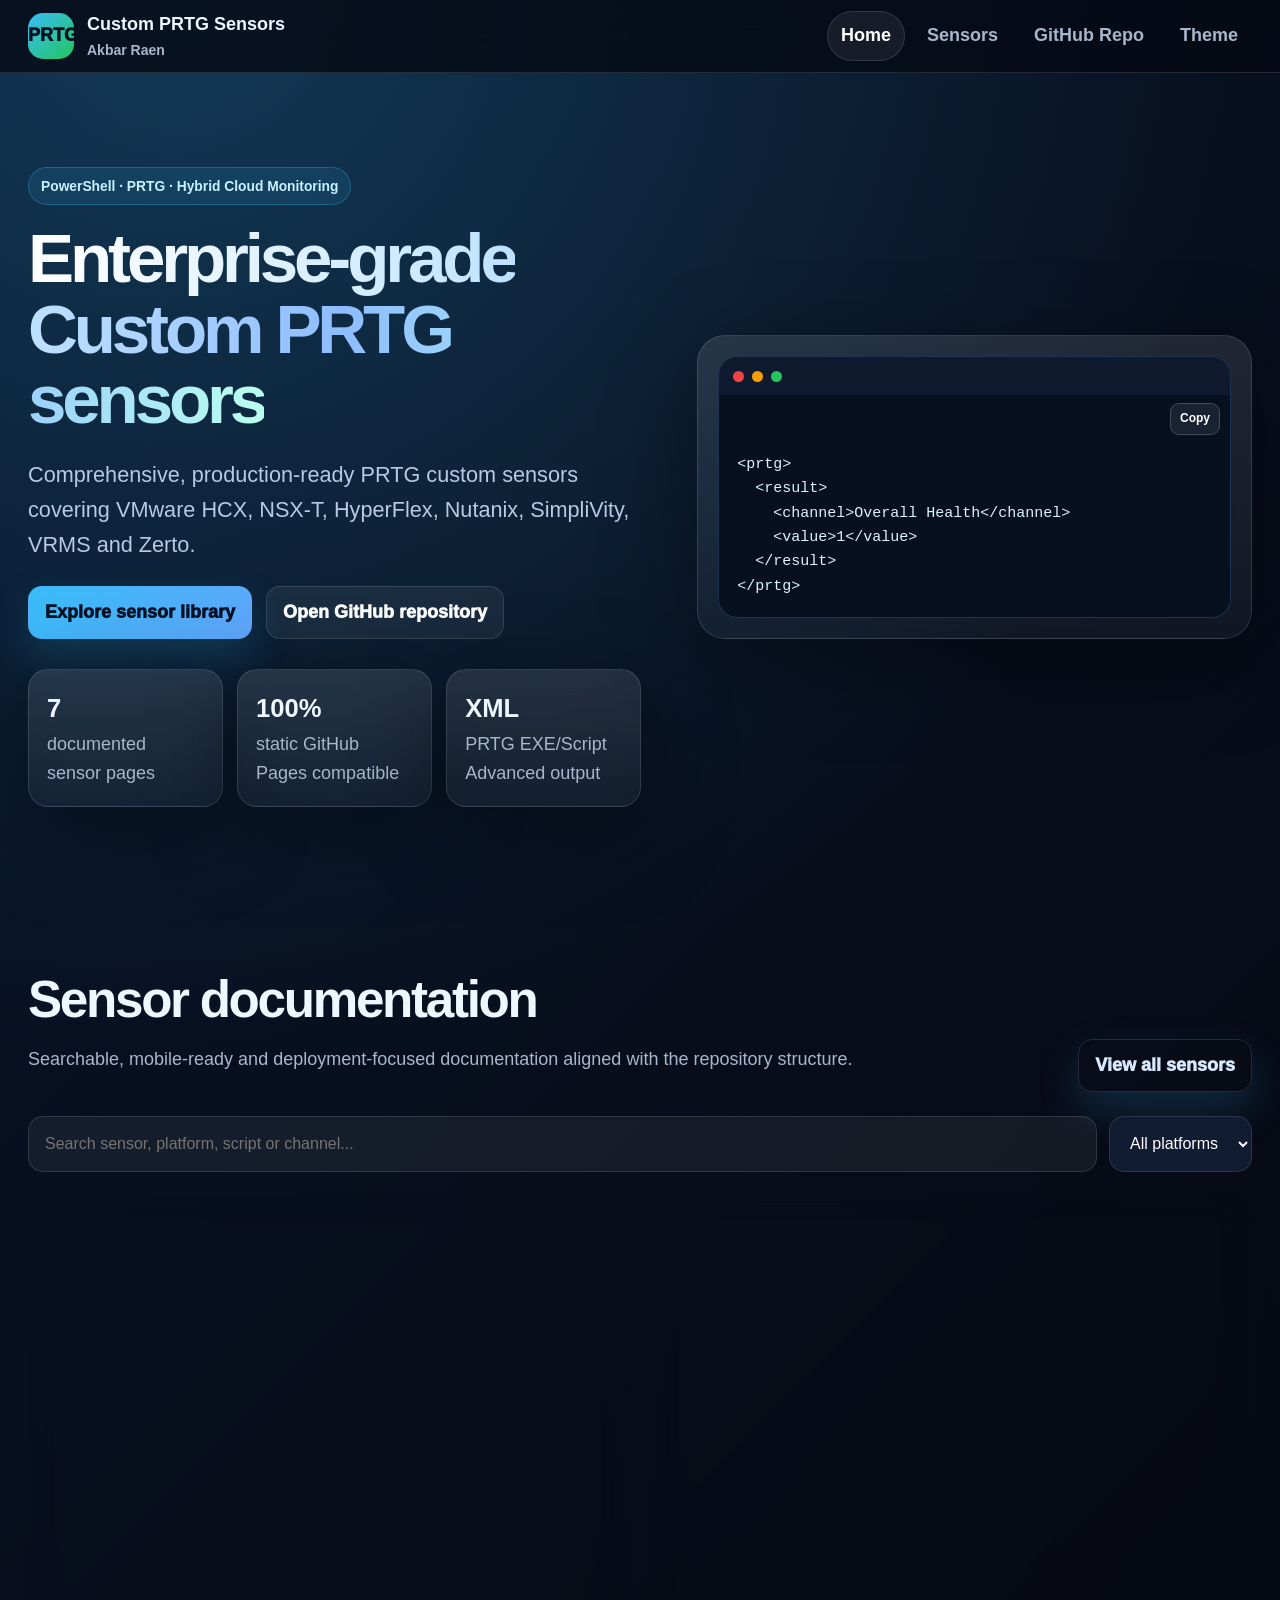
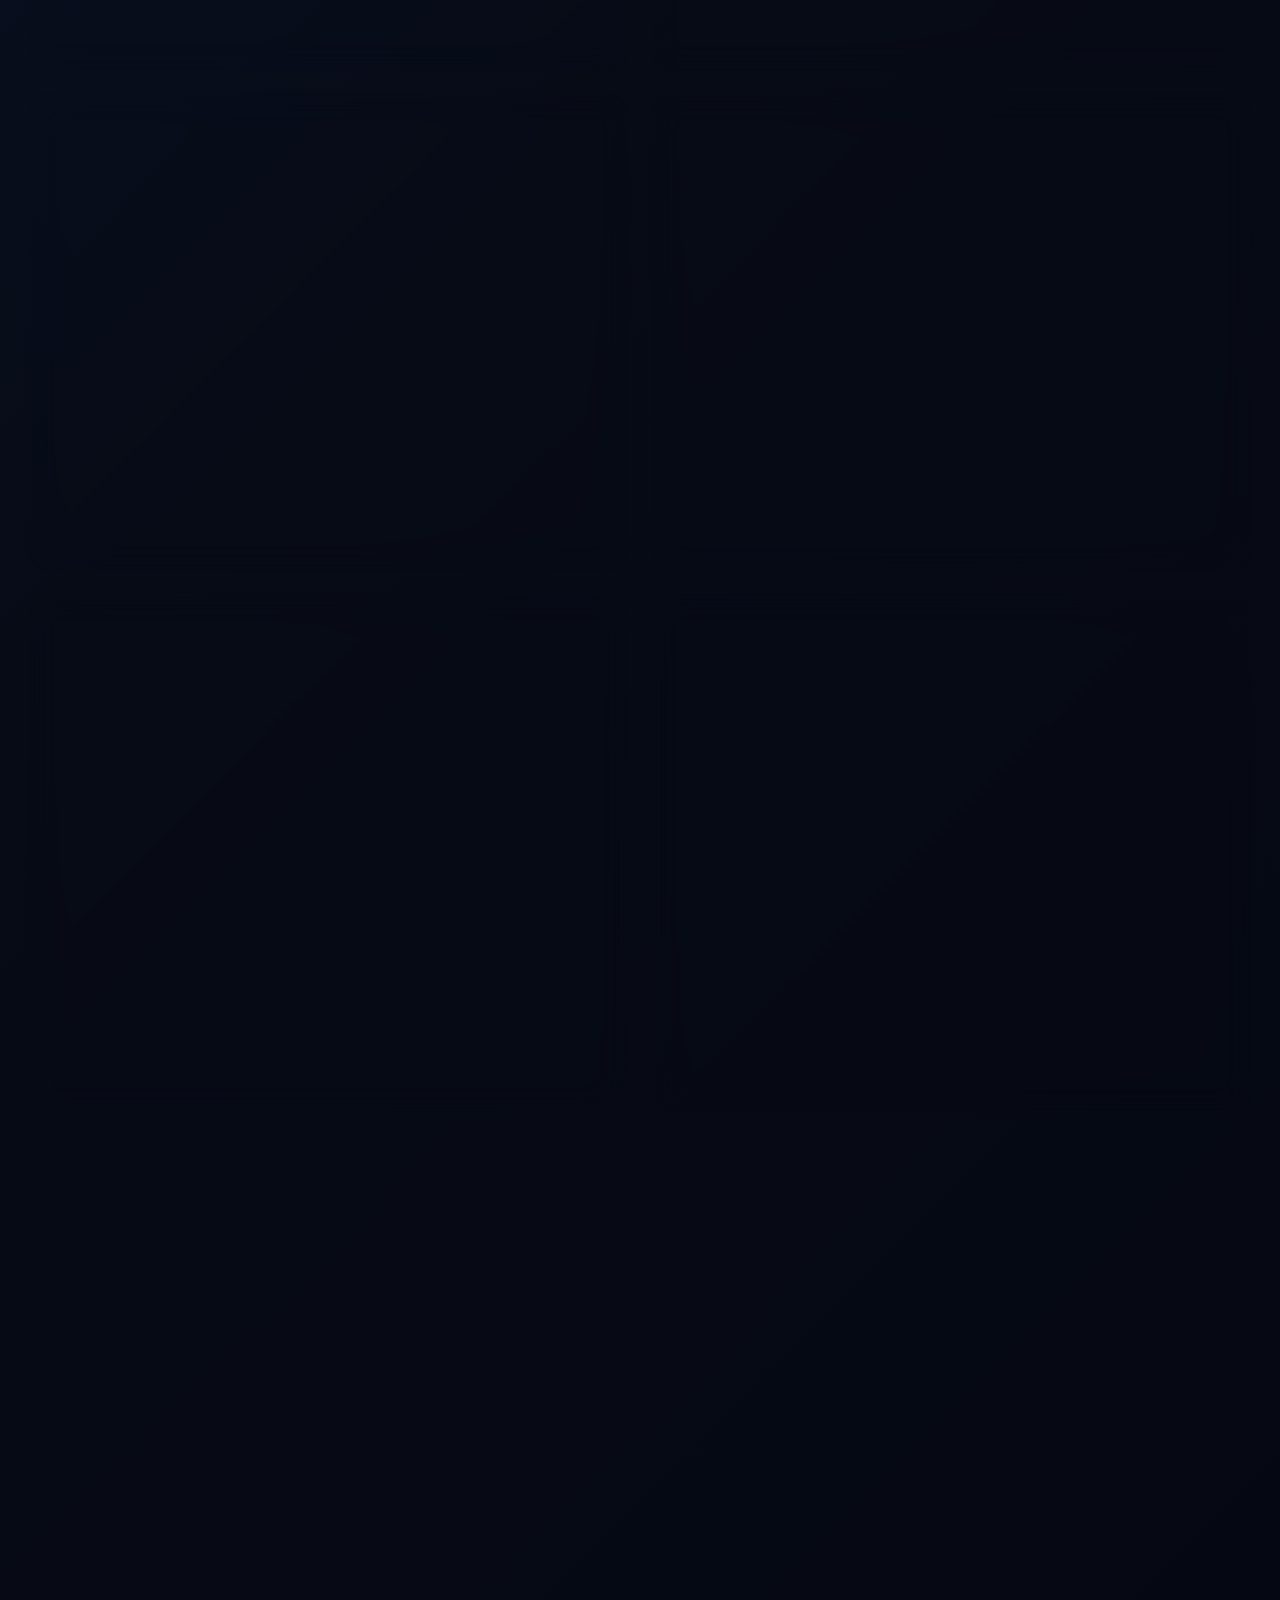
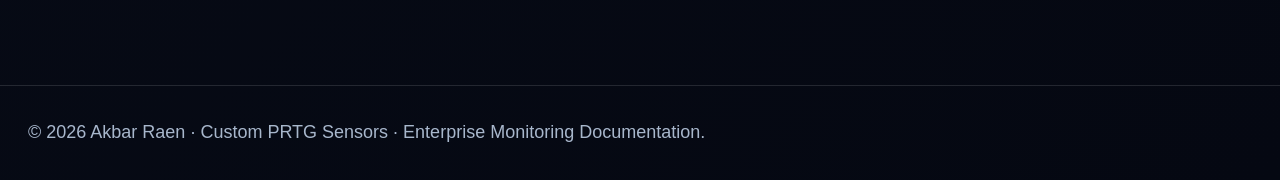
<file: index.html>
<!doctype html><html lang="en"><head><meta charset="utf-8"><meta name="viewport" content="width=device-width, initial-scale=1"><title>Custom PRTG Sensors | Documentation</title><link rel="stylesheet" href="./assets/styles.css"></head><body><div id="progress-bar"></div><a class="skip" href="#main">Skip to content</a><header class="nav"><div class="container nav-inner"><a class="brand" href="./index.html"><span class="logo">PRTG</span><span><span class="brand-title">Custom PRTG Sensors</span><span class="brand-sub">Akbar Raen</span></span></a><button class="mobile-btn" data-menu-button>Menu</button><nav class="menu" data-menu><a class="active" href="./index.html">Home</a><a class="" href="./PRTGSensors/index.html">Sensors</a><a href="https://github.com/akbarraen/Custom-PRTG-Sensor-Scripts">GitHub Repo</a><button class="theme-toggle" data-theme>Theme</button></nav></div></header><main id="main"><section class="hero"><div class="container hero-grid"><div class="reveal"><span class="kicker">PowerShell · PRTG · Hybrid Cloud Monitoring</span><h1><span class="gradient-text">Enterprise-grade Custom PRTG sensors</span></h1><p class="lead">Comprehensive, production-ready PRTG custom sensors covering VMware HCX, NSX-T, HyperFlex, Nutanix, SimpliVity, VRMS and Zerto.</p><div class="hero-actions"><a class="btn" href="./PRTGSensors/index.html">Explore sensor library</a><a class="btn secondary" href="https://github.com/akbarraen/Custom-PRTG-Sensor-Scripts">Open GitHub repository</a></div><div class="metrics"><div class="metric"><b>7</b><span>documented sensor pages</span></div><div class="metric"><b>100%</b><span>static GitHub Pages compatible</span></div><div class="metric"><b>XML</b><span>PRTG EXE/Script Advanced output</span></div></div></div><div class="panel monitor reveal"><div class="window"><div class="winbar"><i class="dot"></i><i class="dot"></i><i class="dot"></i></div><div class="copy-row"><button class="copy-btn" data-copy="#hero-code">Copy</button></div><pre><code id="hero-code">&lt;prtg&gt;
  &lt;result&gt;
    &lt;channel&gt;Overall Health&lt;/channel&gt;
    &lt;value&gt;1&lt;/value&gt;
  &lt;/result&gt;
&lt;/prtg&gt;</code></pre></div></div></div></section><section class="section"><div class="container"><div class="section-head"><div><h2>Sensor documentation</h2><p class="sub">Searchable, mobile-ready and deployment-focused documentation aligned with the repository structure.</p></div><a class="btn ghost" href="./PRTGSensors/index.html">View all sensors</a></div><div class="toolbar"><input class="search" data-search placeholder="Search sensor, platform, script or channel..."><select class="select" data-category><option value="all">All platforms</option><option value="Cisco HyperFlex">HyperFlex</option><option value="Nutanix Prism">Nutanix</option><option value="HPE SimpliVity">SimpliVity</option><option value="VMware NSX-T">NSX-T</option><option value="VMware HCX">HCX</option><option value="VMware Live Recovery / vSphere Replication">VRMS</option><option value="Zerto">Zerto</option></select></div><div class="grid cols-2"><article class="sensor-card reveal" data-card data-category="Cisco HyperFlex" style="--accent:var(--cyan)"><div class="icon">HY</div><span class="chip">Cisco HyperFlex</span><h3>Cisco HyperFlex Cluster Health Monitoring</h3><p>Monitor Cisco HyperFlex cluster health, node state, storage health, resiliency and API availability using a PRTG custom sensor.</p><div class="chips"><span class="chip">PowerShell</span><span class="chip">PRTG XML</span><span class="chip">HyperFlex-PRTG-HealthCheckSensor.ps1</span><span class="chip">Cluster Health</span><span class="chip">Node Health</span><span class="chip">Storage Health</span></div><div class="actions"><a class="btn" href="PRTGSensors/HyperFlex-Sensor.html">Open documentation</a><a class="btn secondary" href="https://github.com/akbarraen/Custom-PRTG-Sensor-Scripts/tree/main/HyperFlex">View script</a></div></article><article class="sensor-card reveal" data-card data-category="Nutanix Prism" style="--accent:var(--violet)"><div class="icon">NU</div><span class="chip">Nutanix Prism</span><h3>Nutanix Alerts &amp; Cluster Health Monitoring</h3><p>Monitor Nutanix cluster alerts and derive cluster health from Prism API alert severity and state.</p><div class="chips"><span class="chip">PowerShell</span><span class="chip">PRTG XML</span><span class="chip">PRTG_NutanixAlertsAndHealthSensor.ps1</span><span class="chip">Cluster Health</span><span class="chip">Critical Alerts</span><span class="chip">Warning Alerts</span></div><div class="actions"><a class="btn" href="PRTGSensors/Nutanix-Sensor.html">Open documentation</a><a class="btn secondary" href="https://github.com/akbarraen/Custom-PRTG-Sensor-Scripts/tree/main/Nutanix">View script</a></div></article><article class="sensor-card reveal" data-card data-category="HPE SimpliVity" style="--accent:var(--green)"><div class="icon">SI</div><span class="chip">HPE SimpliVity</span><h3>HPE SimpliVity Cluster Health Monitoring</h3><p>Monitor SimpliVity cluster health, storage usage and Arbiter status from PRTG.</p><div class="chips"><span class="chip">PowerShell</span><span class="chip">PRTG XML</span><span class="chip">PRTG-Simplivity-Health.ps1</span><span class="chip">Cluster Health</span><span class="chip">Storage Usage</span><span class="chip">Arbiter Status</span></div><div class="actions"><a class="btn" href="PRTGSensors/SimpliVity-Sensor.html">Open documentation</a><a class="btn secondary" href="https://github.com/akbarraen/Custom-PRTG-Sensor-Scripts/tree/main/SimpliVity">View script</a></div></article><article class="sensor-card reveal" data-card data-category="VMware NSX-T" style="--accent:var(--orange)"><div class="icon">NS</div><span class="chip">VMware NSX-T</span><h3>VMware NSX-T Open Alarms Monitoring</h3><p>Retrieve open alarms from NSX-T and publish alarm severity channels in PRTG XML format.</p><div class="chips"><span class="chip">PowerShell</span><span class="chip">PRTG XML</span><span class="chip">Get-NSXAlarms.ps1</span><span class="chip">Open Alarms</span><span class="chip">Critical Alarms</span><span class="chip">Major Alarms</span></div><div class="actions"><a class="btn" href="PRTGSensors/NSX-Alarms-Sensor.html">Open documentation</a><a class="btn secondary" href="https://github.com/akbarraen/Custom-PRTG-Sensor-Scripts/tree/main/VMware/GetNSXAlarms">View script</a></div></article><article class="sensor-card reveal" data-card data-category="VMware HCX" style="--accent:var(--blue)"><div class="icon">HC</div><span class="chip">VMware HCX</span><h3>VMware HCX ServiceMesh &amp; Interconnect Monitoring</h3><p>Monitor HCX alerts, ServiceMesh state, Interconnect health and appliance availability.</p><div class="chips"><span class="chip">PowerShell</span><span class="chip">PRTG XML</span><span class="chip">HCX-PRTG-HealthCheckSensor.ps1</span><span class="chip">HCX Alerts</span><span class="chip">ServiceMesh Status</span><span class="chip">Interconnect Status</span></div><div class="actions"><a class="btn" href="PRTGSensors/HCX-Sensor.html">Open documentation</a><a class="btn secondary" href="https://github.com/akbarraen/Custom-PRTG-Sensor-Scripts/tree/main/VMware/HCX-HealthCheck">View script</a></div></article><article class="sensor-card reveal" data-card data-category="VMware Live Recovery / vSphere Replication" style="--accent:var(--pink)"><div class="icon">VR</div><span class="chip">VMware Live Recovery / vSphere Replication</span><h3>VMware VRMS VM Replication Health Monitoring</h3><p>Monitor VM replication health, failed replications and RPO-related conditions for VMware Live Recovery / vSphere Replication.</p><div class="chips"><span class="chip">PowerShell</span><span class="chip">PRTG XML</span><span class="chip">Monitor_VMReplication.ps1</span><span class="chip">Replication Health</span><span class="chip">Healthy Replications</span><span class="chip">Warning Replications</span></div><div class="actions"><a class="btn" href="PRTGSensors/VRMS-VMReplicationHealth-Sensor.html">Open documentation</a><a class="btn secondary" href="https://github.com/akbarraen/Custom-PRTG-Sensor-Scripts/tree/main/VMware/VRMS-VMReplicationHealth-Sensor">View script</a></div></article><article class="sensor-card reveal" data-card data-category="Zerto" style="--accent:var(--teal)"><div class="icon">ZE</div><span class="chip">Zerto</span><h3>Zerto Protection Health Monitoring</h3><p>Monitor Zerto platform health, VPG status, failed VPGs and open alerts through the Zerto API.</p><div class="chips"><span class="chip">PowerShell</span><span class="chip">PRTG XML</span><span class="chip">Zerto-Monitoring-Sensor.ps1</span><span class="chip">Zerto Health</span><span class="chip">VPG Health</span><span class="chip">Failed VPGs</span></div><div class="actions"><a class="btn" href="PRTGSensors/Zerto-Sensor.html">Open documentation</a><a class="btn secondary" href="https://github.com/akbarraen/Custom-PRTG-Sensor-Scripts/tree/main/Zerto">View script</a></div></article></div></div></section></main><footer class="footer"><div class="container">© <span data-year></span> Akbar Raen · Custom PRTG Sensors · Enterprise Monitoring Documentation.</div></footer><script src="./assets/site.js"></script></body></html>
</file>
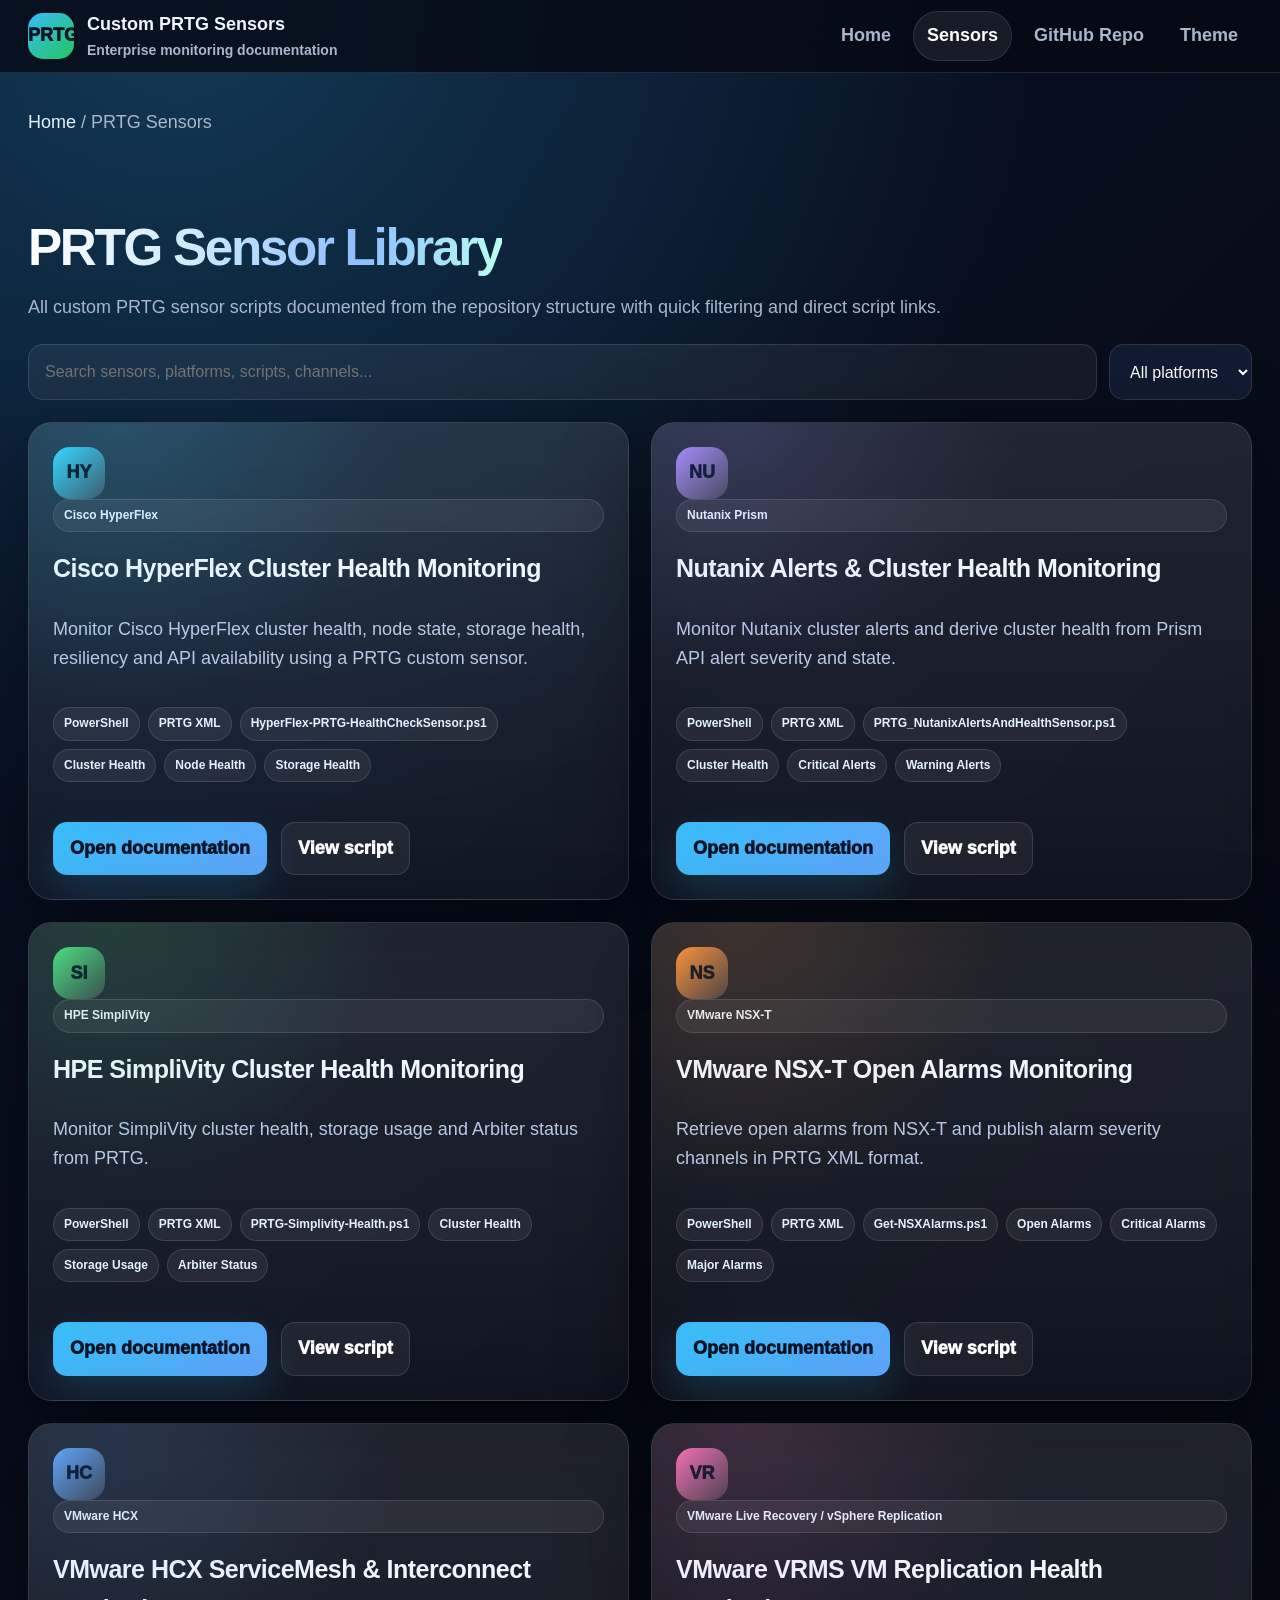
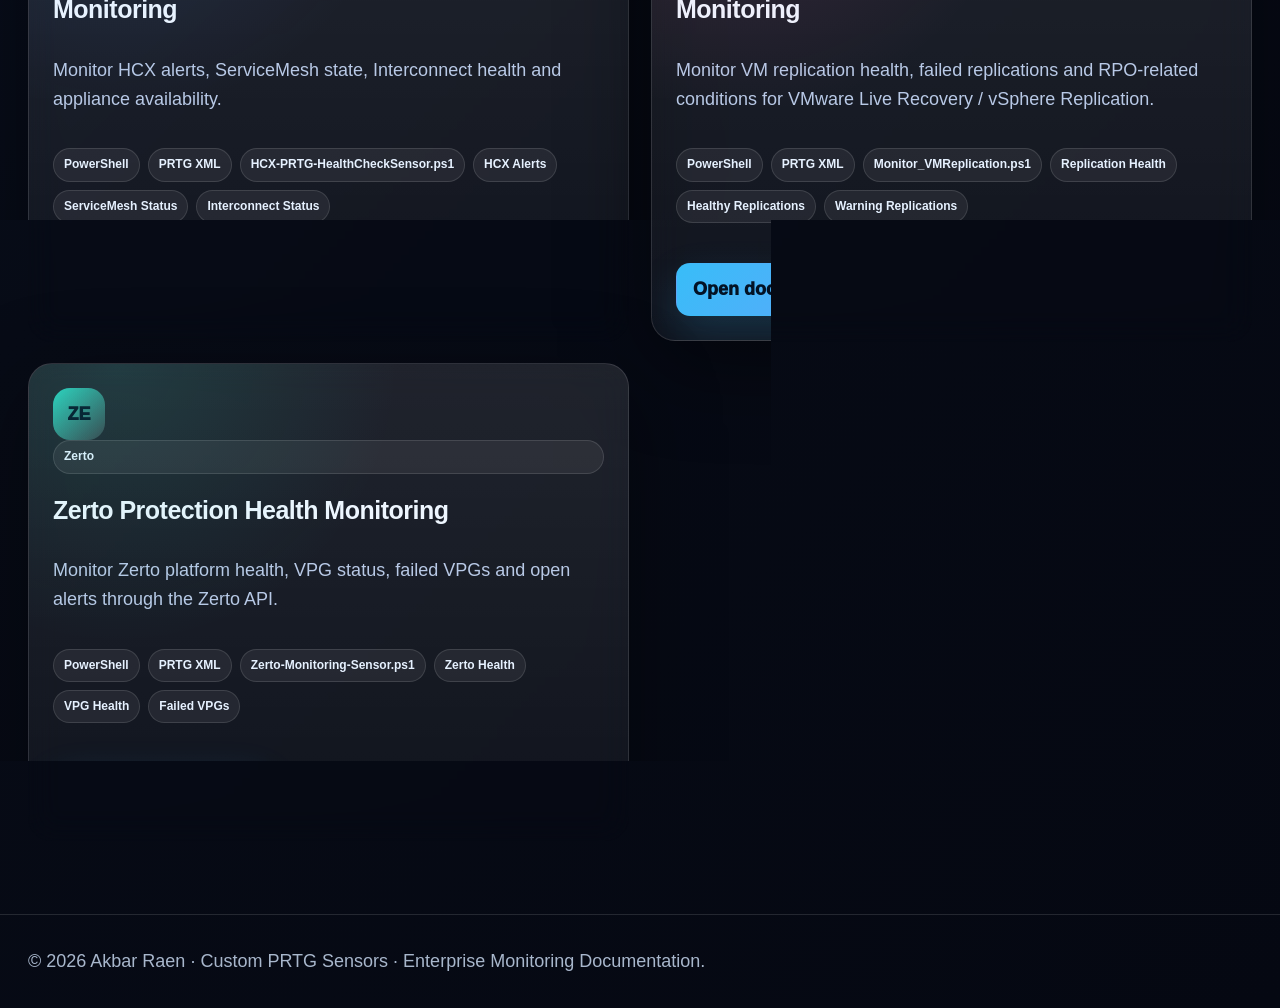
<file: PRTGSensors/index.html>
<!doctype html><html lang="en"><head><meta charset="utf-8"><meta name="viewport" content="width=device-width, initial-scale=1"><title>PRTG Sensor Library | Custom Sensor Documentation</title><link rel="stylesheet" href="../assets/styles.css"></head><body><div id="progress-bar"></div><a class="skip" href="#main">Skip to content</a><header class="nav"><div class="container nav-inner"><a class="brand" href="../index.html"><span class="logo">PRTG</span><span><span class="brand-title">Custom PRTG Sensors</span><span class="brand-sub">Enterprise monitoring documentation</span></span></a><button class="mobile-btn" data-menu-button>Menu</button><nav class="menu" data-menu><a class="" href="../index.html">Home</a><a class="active" href="../PRTGSensors/index.html">Sensors</a><a href="https://github.com/akbarraen/Custom-PRTG-Sensor-Scripts">GitHub Repo</a><button class="theme-toggle" data-theme>Theme</button></nav></div></header><main id="main"><div class="container"><div class="breadcrumb"><a href="../index.html">Home</a> / PRTG Sensors</div><section class="listing section"><h1><span class="gradient-text">PRTG Sensor Library</span></h1><p class="sub">All custom PRTG sensor scripts documented from the repository structure with quick filtering and direct script links.</p><div class="toolbar"><input class="search" data-search placeholder="Search sensors, platforms, scripts, channels..."><select class="select" data-category><option value="all">All platforms</option><option value="Cisco HyperFlex">HyperFlex</option><option value="Nutanix Prism">Nutanix</option><option value="HPE SimpliVity">SimpliVity</option><option value="VMware NSX-T">NSX-T</option><option value="VMware HCX">HCX</option><option value="VMware Live Recovery / vSphere Replication">VRMS</option><option value="Zerto">Zerto</option></select></div><div class="grid cols-2"><article class="sensor-card reveal" data-card data-category="Cisco HyperFlex" style="--accent:var(--cyan)"><div class="icon">HY</div><span class="chip">Cisco HyperFlex</span><h3>Cisco HyperFlex Cluster Health Monitoring</h3><p>Monitor Cisco HyperFlex cluster health, node state, storage health, resiliency and API availability using a PRTG custom sensor.</p><div class="chips"><span class="chip">PowerShell</span><span class="chip">PRTG XML</span><span class="chip">HyperFlex-PRTG-HealthCheckSensor.ps1</span><span class="chip">Cluster Health</span><span class="chip">Node Health</span><span class="chip">Storage Health</span></div><div class="actions"><a class="btn" href="HyperFlex-Sensor.html">Open documentation</a><a class="btn secondary" href="https://github.com/akbarraen/Custom-PRTG-Sensor-Scripts/tree/main/HyperFlex">View script</a></div></article><article class="sensor-card reveal" data-card data-category="Nutanix Prism" style="--accent:var(--violet)"><div class="icon">NU</div><span class="chip">Nutanix Prism</span><h3>Nutanix Alerts &amp; Cluster Health Monitoring</h3><p>Monitor Nutanix cluster alerts and derive cluster health from Prism API alert severity and state.</p><div class="chips"><span class="chip">PowerShell</span><span class="chip">PRTG XML</span><span class="chip">PRTG_NutanixAlertsAndHealthSensor.ps1</span><span class="chip">Cluster Health</span><span class="chip">Critical Alerts</span><span class="chip">Warning Alerts</span></div><div class="actions"><a class="btn" href="Nutanix-Sensor.html">Open documentation</a><a class="btn secondary" href="https://github.com/akbarraen/Custom-PRTG-Sensor-Scripts/tree/main/Nutanix">View script</a></div></article><article class="sensor-card reveal" data-card data-category="HPE SimpliVity" style="--accent:var(--green)"><div class="icon">SI</div><span class="chip">HPE SimpliVity</span><h3>HPE SimpliVity Cluster Health Monitoring</h3><p>Monitor SimpliVity cluster health, storage usage and Arbiter status from PRTG.</p><div class="chips"><span class="chip">PowerShell</span><span class="chip">PRTG XML</span><span class="chip">PRTG-Simplivity-Health.ps1</span><span class="chip">Cluster Health</span><span class="chip">Storage Usage</span><span class="chip">Arbiter Status</span></div><div class="actions"><a class="btn" href="SimpliVity-Sensor.html">Open documentation</a><a class="btn secondary" href="https://github.com/akbarraen/Custom-PRTG-Sensor-Scripts/tree/main/SimpliVity">View script</a></div></article><article class="sensor-card reveal" data-card data-category="VMware NSX-T" style="--accent:var(--orange)"><div class="icon">NS</div><span class="chip">VMware NSX-T</span><h3>VMware NSX-T Open Alarms Monitoring</h3><p>Retrieve open alarms from NSX-T and publish alarm severity channels in PRTG XML format.</p><div class="chips"><span class="chip">PowerShell</span><span class="chip">PRTG XML</span><span class="chip">Get-NSXAlarms.ps1</span><span class="chip">Open Alarms</span><span class="chip">Critical Alarms</span><span class="chip">Major Alarms</span></div><div class="actions"><a class="btn" href="NSX-Alarms-Sensor.html">Open documentation</a><a class="btn secondary" href="https://github.com/akbarraen/Custom-PRTG-Sensor-Scripts/tree/main/VMware/GetNSXAlarms">View script</a></div></article><article class="sensor-card reveal" data-card data-category="VMware HCX" style="--accent:var(--blue)"><div class="icon">HC</div><span class="chip">VMware HCX</span><h3>VMware HCX ServiceMesh &amp; Interconnect Monitoring</h3><p>Monitor HCX alerts, ServiceMesh state, Interconnect health and appliance availability.</p><div class="chips"><span class="chip">PowerShell</span><span class="chip">PRTG XML</span><span class="chip">HCX-PRTG-HealthCheckSensor.ps1</span><span class="chip">HCX Alerts</span><span class="chip">ServiceMesh Status</span><span class="chip">Interconnect Status</span></div><div class="actions"><a class="btn" href="HCX-Sensor.html">Open documentation</a><a class="btn secondary" href="https://github.com/akbarraen/Custom-PRTG-Sensor-Scripts/tree/main/VMware/HCX-HealthCheck">View script</a></div></article><article class="sensor-card reveal" data-card data-category="VMware Live Recovery / vSphere Replication" style="--accent:var(--pink)"><div class="icon">VR</div><span class="chip">VMware Live Recovery / vSphere Replication</span><h3>VMware VRMS VM Replication Health Monitoring</h3><p>Monitor VM replication health, failed replications and RPO-related conditions for VMware Live Recovery / vSphere Replication.</p><div class="chips"><span class="chip">PowerShell</span><span class="chip">PRTG XML</span><span class="chip">Monitor_VMReplication.ps1</span><span class="chip">Replication Health</span><span class="chip">Healthy Replications</span><span class="chip">Warning Replications</span></div><div class="actions"><a class="btn" href="VRMS-VMReplicationHealth-Sensor.html">Open documentation</a><a class="btn secondary" href="https://github.com/akbarraen/Custom-PRTG-Sensor-Scripts/tree/main/VMware/VRMS-VMReplicationHealth-Sensor">View script</a></div></article><article class="sensor-card reveal" data-card data-category="Zerto" style="--accent:var(--teal)"><div class="icon">ZE</div><span class="chip">Zerto</span><h3>Zerto Protection Health Monitoring</h3><p>Monitor Zerto platform health, VPG status, failed VPGs and open alerts through the Zerto API.</p><div class="chips"><span class="chip">PowerShell</span><span class="chip">PRTG XML</span><span class="chip">Zerto-Monitoring-Sensor.ps1</span><span class="chip">Zerto Health</span><span class="chip">VPG Health</span><span class="chip">Failed VPGs</span></div><div class="actions"><a class="btn" href="Zerto-Sensor.html">Open documentation</a><a class="btn secondary" href="https://github.com/akbarraen/Custom-PRTG-Sensor-Scripts/tree/main/Zerto">View script</a></div></article></div></section></div></main><footer class="footer"><div class="container">© <span data-year></span> Akbar Raen · Custom PRTG Sensors · Enterprise Monitoring Documentation.</div></footer><script src="../assets/site.js"></script></body></html>
</file>
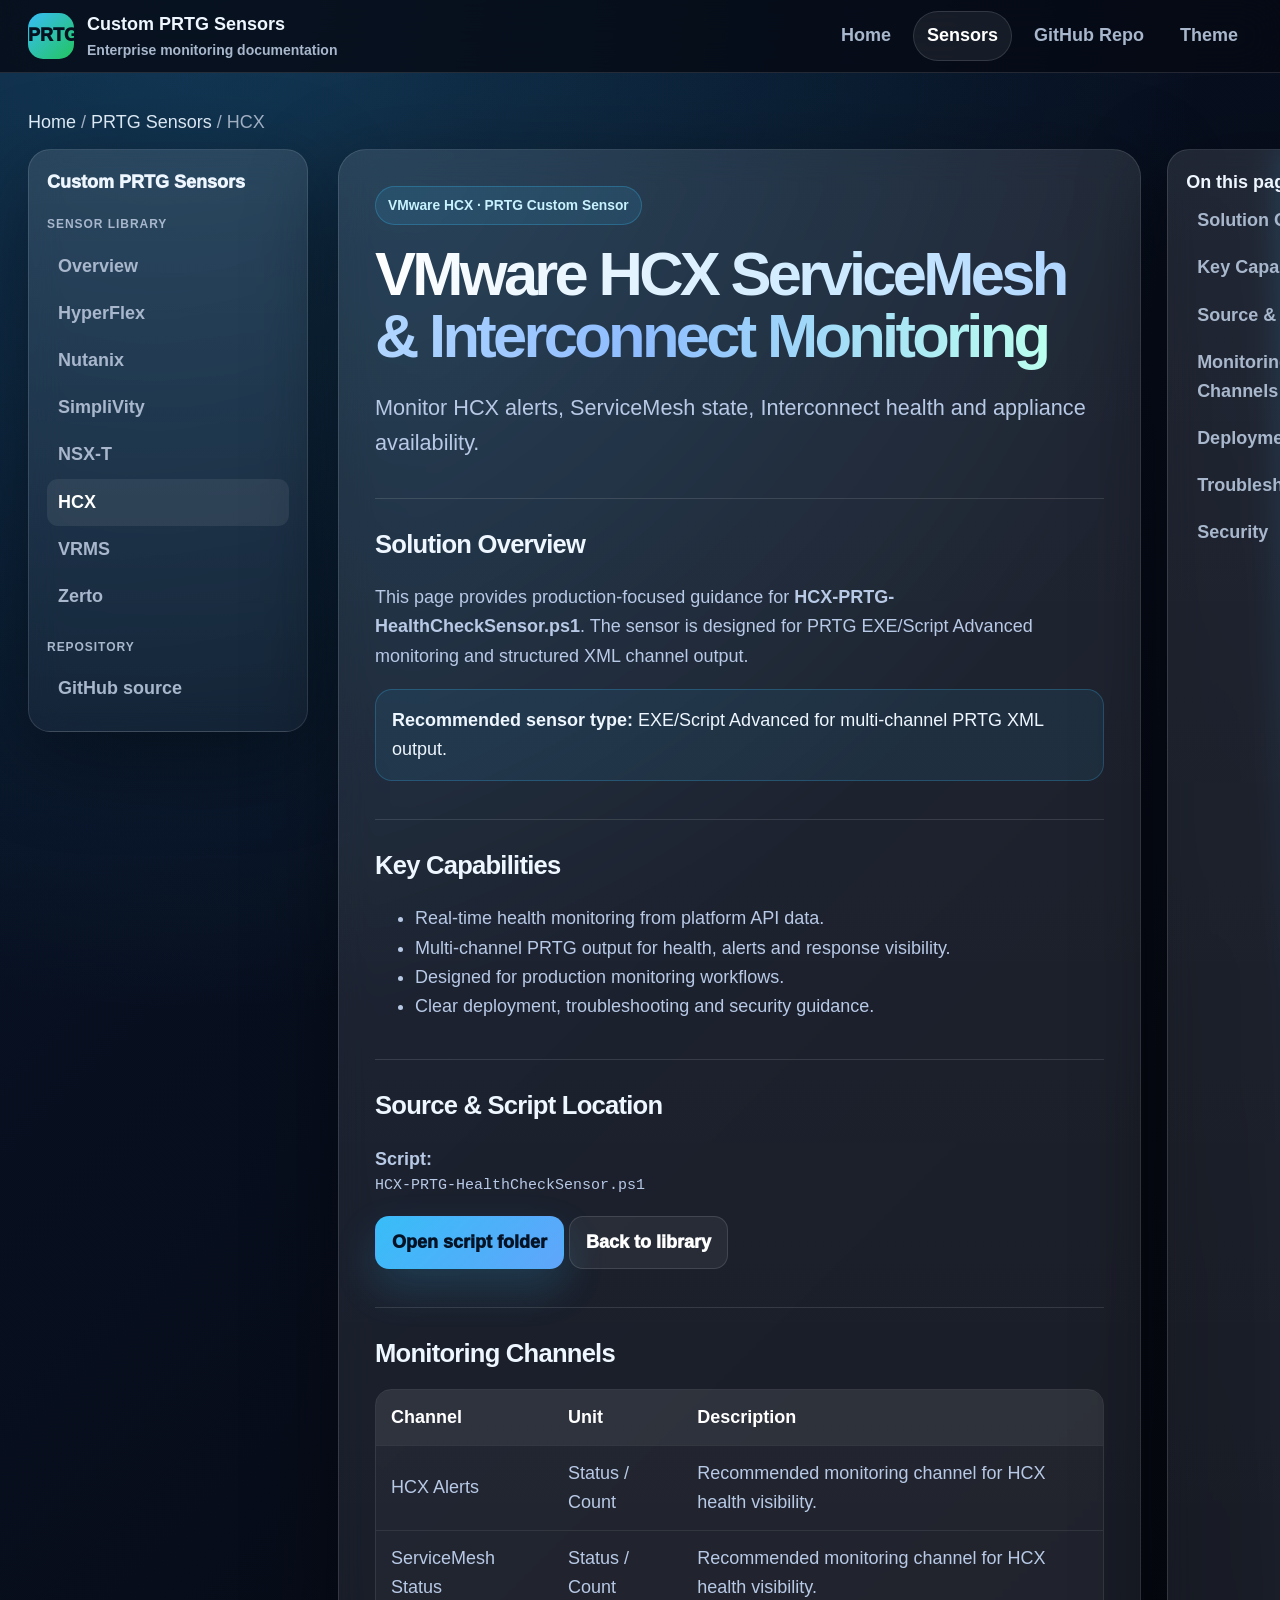
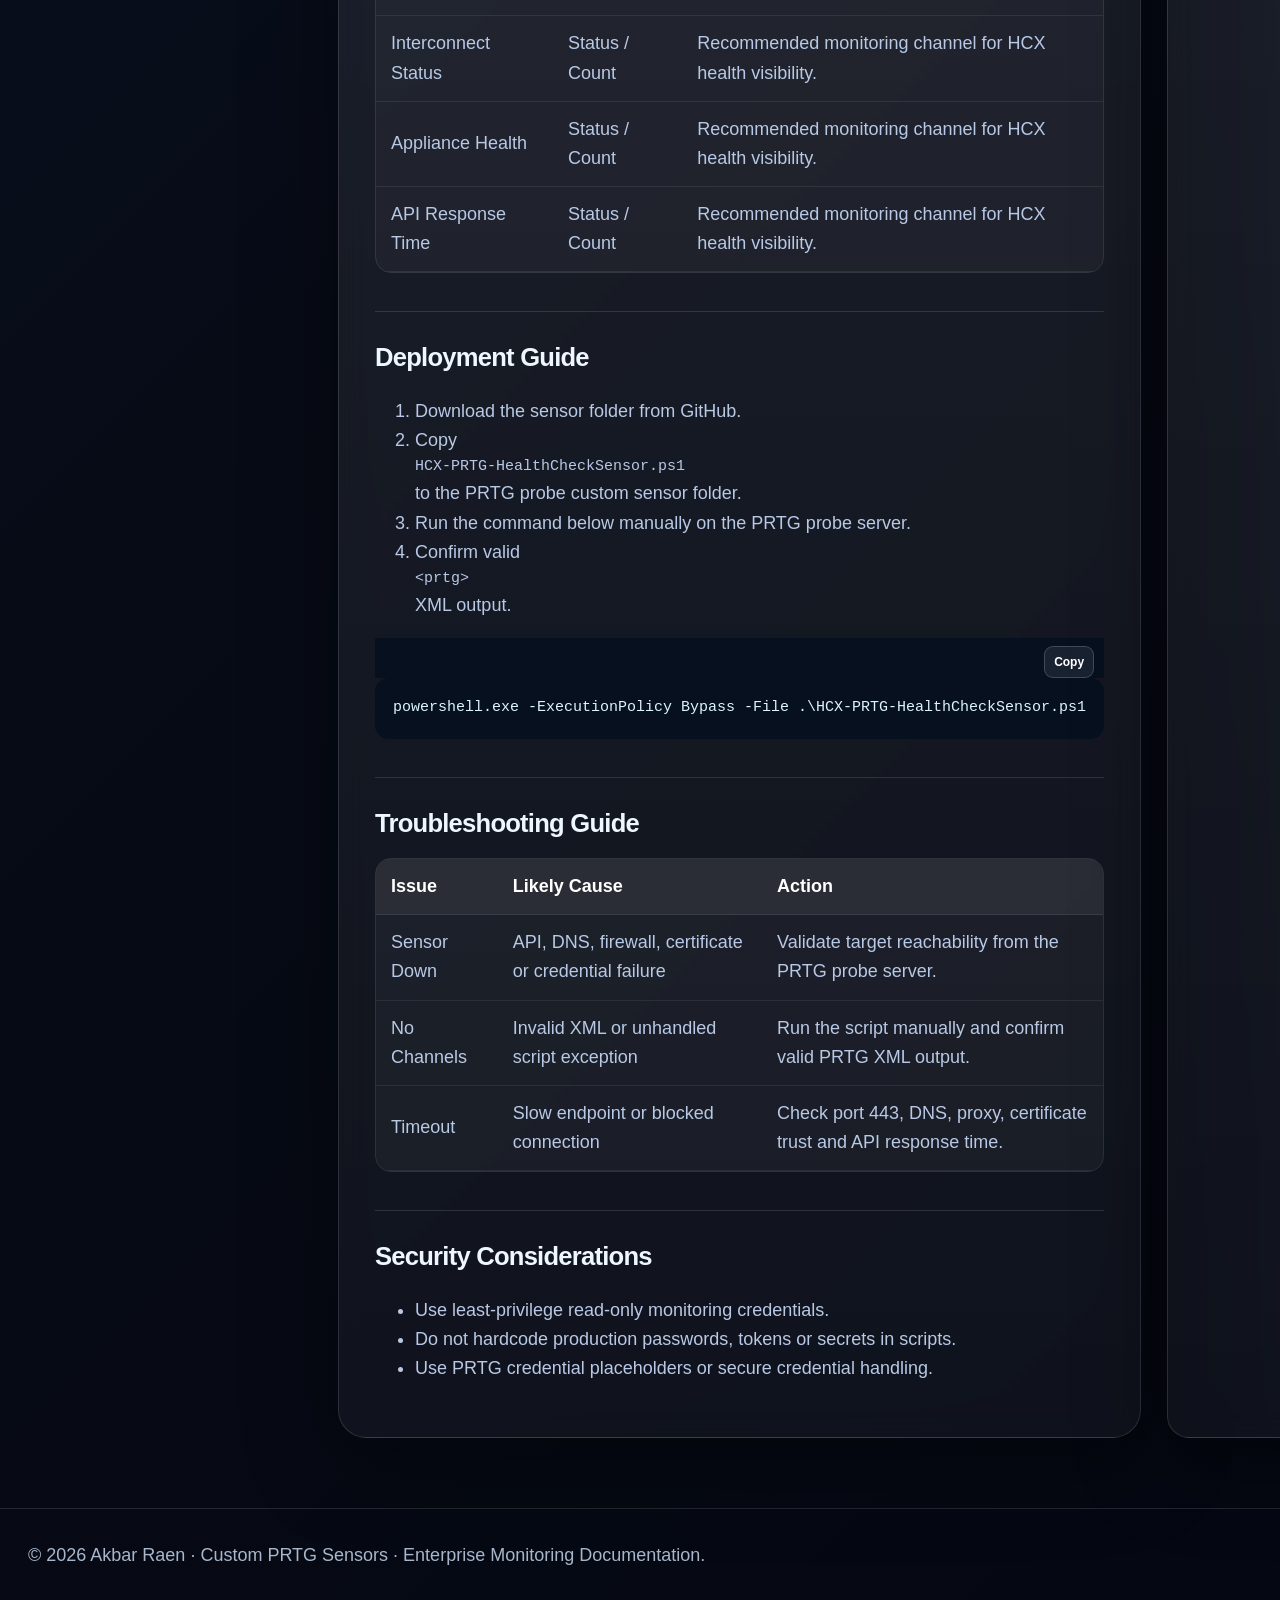
<file: PRTGSensors/HCX-Sensor.html>
<!doctype html><html lang="en"><head><meta charset="utf-8"><meta name="viewport" content="width=device-width, initial-scale=1"><title>VMware HCX ServiceMesh &amp; Interconnect Monitoring | PRTG Sensor Documentation</title><link rel="stylesheet" href="../assets/styles.css"></head><body><div id="progress-bar"></div><a class="skip" href="#main">Skip to content</a><header class="nav"><div class="container nav-inner"><a class="brand" href="../index.html"><span class="logo">PRTG</span><span><span class="brand-title">Custom PRTG Sensors</span><span class="brand-sub">Enterprise monitoring documentation</span></span></a><button class="mobile-btn" data-menu-button>Menu</button><nav class="menu" data-menu><a class="" href="../index.html">Home</a><a class="active" href="../PRTGSensors/index.html">Sensors</a><a href="https://github.com/akbarraen/Custom-PRTG-Sensor-Scripts">GitHub Repo</a><button class="theme-toggle" data-theme>Theme</button></nav></div></header><main id="main"><div class="container"><div class="breadcrumb"><a href="../index.html">Home</a> / <a href="index.html">PRTG Sensors</a> / HCX</div><div class="docs-shell"><aside class="side-nav"><p class="side-title">Custom PRTG Sensors</p><div class="side-section">Sensor library</div><a href="index.html">Overview</a><a class="" href="HyperFlex-Sensor.html">HyperFlex</a><a class="" href="Nutanix-Sensor.html">Nutanix</a><a class="" href="SimpliVity-Sensor.html">SimpliVity</a><a class="" href="NSX-Alarms-Sensor.html">NSX-T</a><a class="active" href="HCX-Sensor.html">HCX</a><a class="" href="VRMS-VMReplicationHealth-Sensor.html">VRMS</a><a class="" href="Zerto-Sensor.html">Zerto</a><div class="side-section">Repository</div><a href="https://github.com/akbarraen/Custom-PRTG-Sensor-Scripts">GitHub source</a></aside><div class="doc-layout"><article class="doc reveal" style="--accent:var(--blue)"><span class="kicker">VMware HCX · PRTG Custom Sensor</span><h1><span class="gradient-text">VMware HCX ServiceMesh &amp; Interconnect Monitoring</span></h1><p class="lead">Monitor HCX alerts, ServiceMesh state, Interconnect health and appliance availability.</p><section id="overview"><h2>Solution Overview</h2><p>This page provides production-focused guidance for <strong>HCX-PRTG-HealthCheckSensor.ps1</strong>. The sensor is designed for PRTG EXE/Script Advanced monitoring and structured XML channel output.</p><div class="callout"><strong>Recommended sensor type:</strong> EXE/Script Advanced for multi-channel PRTG XML output.</div></section><section id="capabilities"><h2>Key Capabilities</h2><ul><li>Real-time health monitoring from platform API data.</li><li>Multi-channel PRTG output for health, alerts and response visibility.</li><li>Designed for production monitoring workflows.</li><li>Clear deployment, troubleshooting and security guidance.</li></ul></section><section id="source"><h2>Source & Script Location</h2><p><strong>Script:</strong> <code>HCX-PRTG-HealthCheckSensor.ps1</code></p><p><a class="btn" href="https://github.com/akbarraen/Custom-PRTG-Sensor-Scripts/tree/main/VMware/HCX-HealthCheck">Open script folder</a> <a class="btn secondary" href="index.html">Back to library</a></p></section><section id="channels"><h2>Monitoring Channels</h2><div class="table-wrap"><table><thead><tr><th>Channel</th><th>Unit</th><th>Description</th></tr></thead><tbody><tr><td>HCX Alerts</td><td>Status / Count</td><td>Recommended monitoring channel for HCX health visibility.</td></tr><tr><td>ServiceMesh Status</td><td>Status / Count</td><td>Recommended monitoring channel for HCX health visibility.</td></tr><tr><td>Interconnect Status</td><td>Status / Count</td><td>Recommended monitoring channel for HCX health visibility.</td></tr><tr><td>Appliance Health</td><td>Status / Count</td><td>Recommended monitoring channel for HCX health visibility.</td></tr><tr><td>API Response Time</td><td>Status / Count</td><td>Recommended monitoring channel for HCX health visibility.</td></tr></tbody></table></div></section><section id="deployment"><h2>Deployment Guide</h2><ol><li>Download the sensor folder from GitHub.</li><li>Copy <code>HCX-PRTG-HealthCheckSensor.ps1</code> to the PRTG probe custom sensor folder.</li><li>Run the command below manually on the PRTG probe server.</li><li>Confirm valid <code>&lt;prtg&gt;</code> XML output.</li></ol><div class="copy-row"><button class="copy-btn" data-copy="#cmd-hcx">Copy</button></div><pre><code id="cmd-hcx">powershell.exe -ExecutionPolicy Bypass -File .\HCX-PRTG-HealthCheckSensor.ps1</code></pre></section><section id="troubleshooting"><h2>Troubleshooting Guide</h2><div class="table-wrap"><table><thead><tr><th>Issue</th><th>Likely Cause</th><th>Action</th></tr></thead><tbody><tr><td>Sensor Down</td><td>API, DNS, firewall, certificate or credential failure</td><td>Validate target reachability from the PRTG probe server.</td></tr><tr><td>No Channels</td><td>Invalid XML or unhandled script exception</td><td>Run the script manually and confirm valid PRTG XML output.</td></tr><tr><td>Timeout</td><td>Slow endpoint or blocked connection</td><td>Check port 443, DNS, proxy, certificate trust and API response time.</td></tr></tbody></table></div></section><section id="security"><h2>Security Considerations</h2><ul><li>Use least-privilege read-only monitoring credentials.</li><li>Do not hardcode production passwords, tokens or secrets in scripts.</li><li>Use PRTG credential placeholders or secure credential handling.</li></ul></section></article><aside class="toc"><strong>On this page</strong><a href="#overview">Solution Overview</a><a href="#capabilities">Key Capabilities</a><a href="#source">Source & Script</a><a href="#channels">Monitoring Channels</a><a href="#deployment">Deployment Guide</a><a href="#troubleshooting">Troubleshooting</a><a href="#security">Security</a></aside></div></div></div></main><footer class="footer"><div class="container">© <span data-year></span> Akbar Raen · Custom PRTG Sensors · Enterprise Monitoring Documentation.</div></footer><script src="../assets/site.js"></script></body></html>
</file>
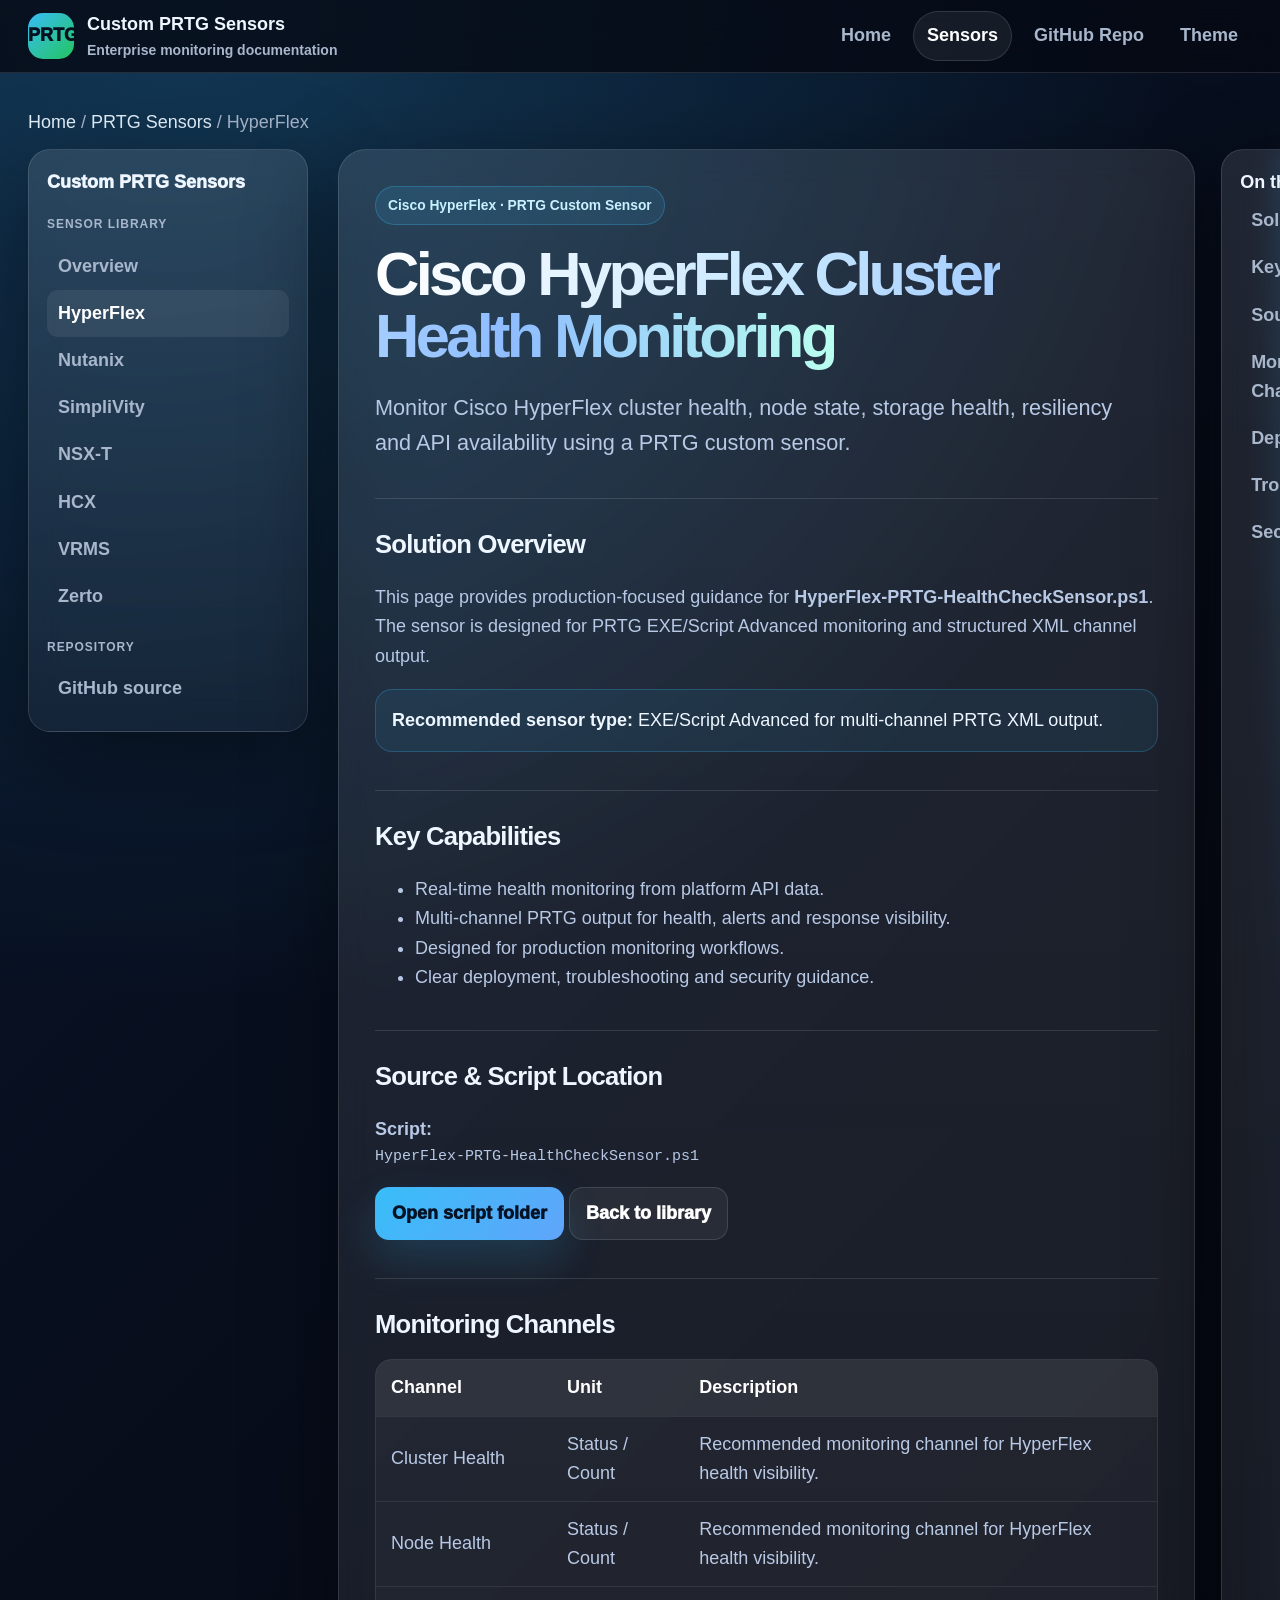
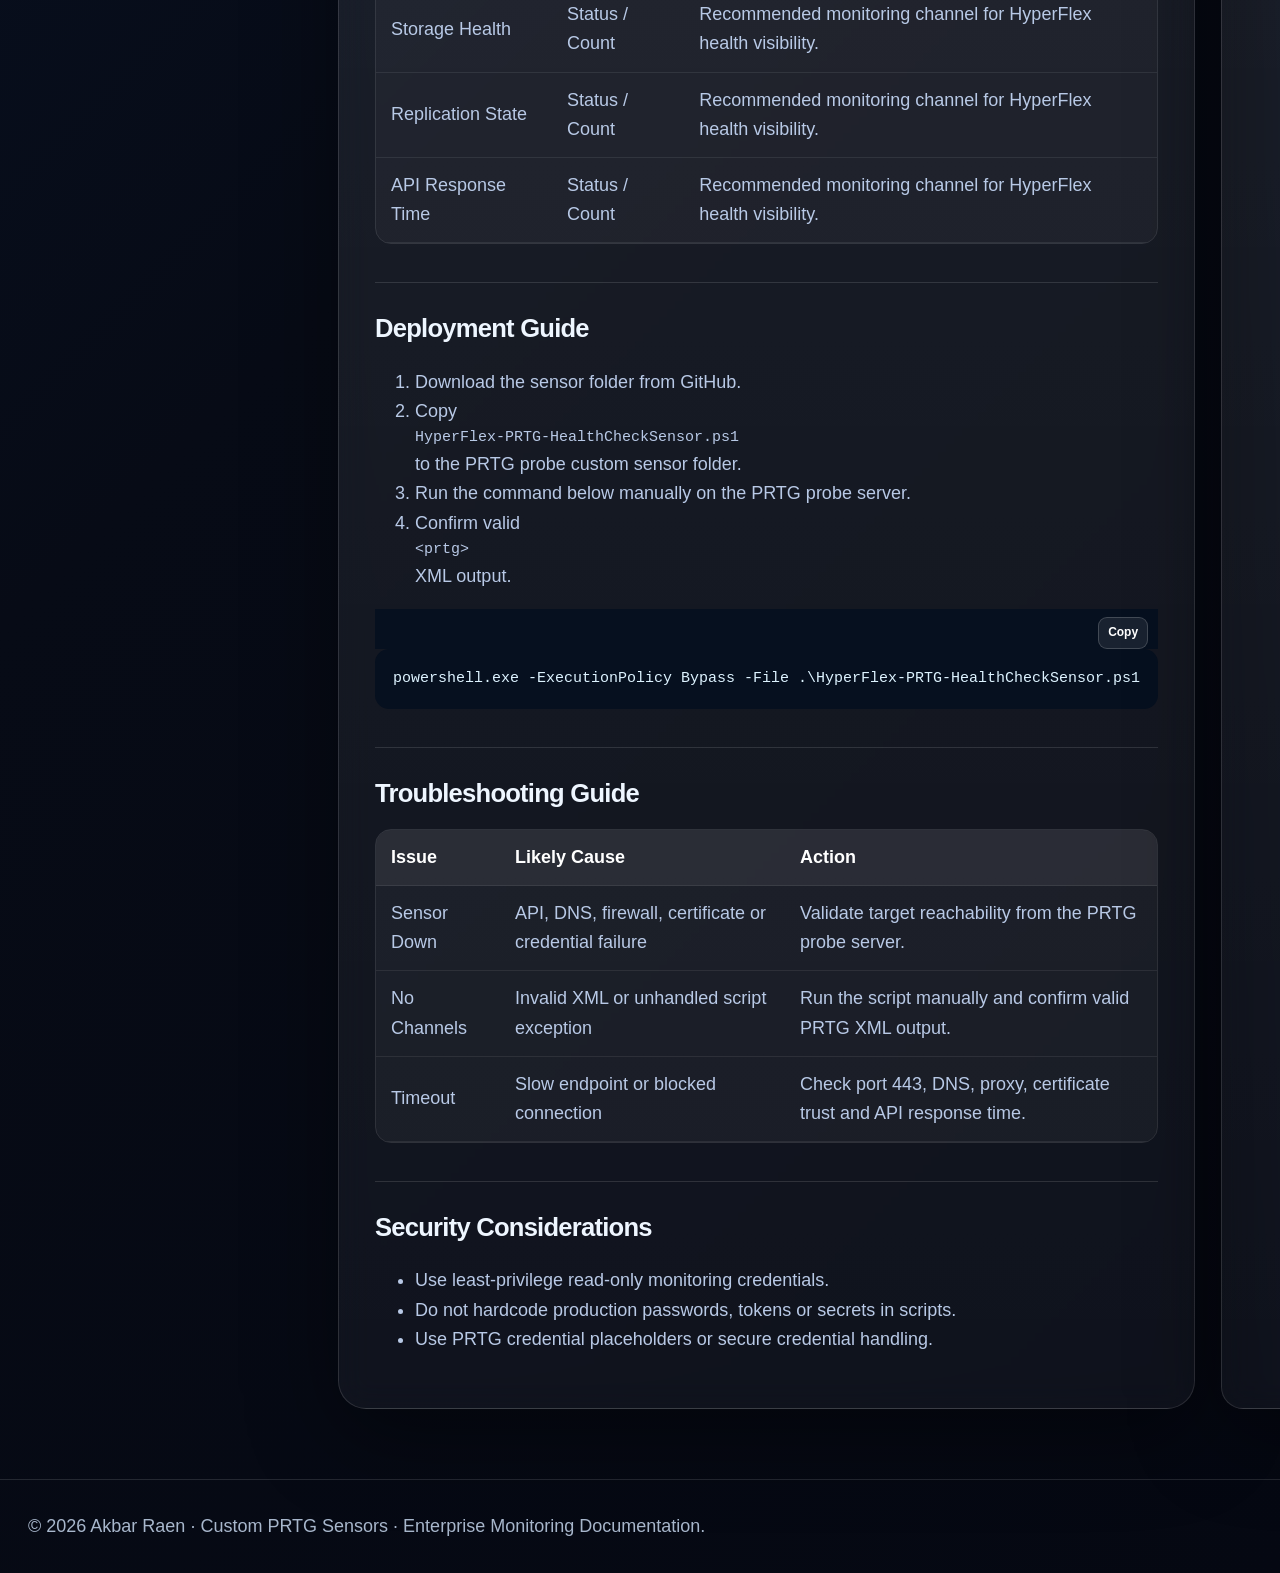
<file: PRTGSensors/HyperFlex-Sensor.html>
<!doctype html><html lang="en"><head><meta charset="utf-8"><meta name="viewport" content="width=device-width, initial-scale=1"><title>Cisco HyperFlex Cluster Health Monitoring | PRTG Sensor Documentation</title><link rel="stylesheet" href="../assets/styles.css"></head><body><div id="progress-bar"></div><a class="skip" href="#main">Skip to content</a><header class="nav"><div class="container nav-inner"><a class="brand" href="../index.html"><span class="logo">PRTG</span><span><span class="brand-title">Custom PRTG Sensors</span><span class="brand-sub">Enterprise monitoring documentation</span></span></a><button class="mobile-btn" data-menu-button>Menu</button><nav class="menu" data-menu><a class="" href="../index.html">Home</a><a class="active" href="../PRTGSensors/index.html">Sensors</a><a href="https://github.com/akbarraen/Custom-PRTG-Sensor-Scripts">GitHub Repo</a><button class="theme-toggle" data-theme>Theme</button></nav></div></header><main id="main"><div class="container"><div class="breadcrumb"><a href="../index.html">Home</a> / <a href="index.html">PRTG Sensors</a> / HyperFlex</div><div class="docs-shell"><aside class="side-nav"><p class="side-title">Custom PRTG Sensors</p><div class="side-section">Sensor library</div><a href="index.html">Overview</a><a class="active" href="HyperFlex-Sensor.html">HyperFlex</a><a class="" href="Nutanix-Sensor.html">Nutanix</a><a class="" href="SimpliVity-Sensor.html">SimpliVity</a><a class="" href="NSX-Alarms-Sensor.html">NSX-T</a><a class="" href="HCX-Sensor.html">HCX</a><a class="" href="VRMS-VMReplicationHealth-Sensor.html">VRMS</a><a class="" href="Zerto-Sensor.html">Zerto</a><div class="side-section">Repository</div><a href="https://github.com/akbarraen/Custom-PRTG-Sensor-Scripts">GitHub source</a></aside><div class="doc-layout"><article class="doc reveal" style="--accent:var(--cyan)"><span class="kicker">Cisco HyperFlex · PRTG Custom Sensor</span><h1><span class="gradient-text">Cisco HyperFlex Cluster Health Monitoring</span></h1><p class="lead">Monitor Cisco HyperFlex cluster health, node state, storage health, resiliency and API availability using a PRTG custom sensor.</p><section id="overview"><h2>Solution Overview</h2><p>This page provides production-focused guidance for <strong>HyperFlex-PRTG-HealthCheckSensor.ps1</strong>. The sensor is designed for PRTG EXE/Script Advanced monitoring and structured XML channel output.</p><div class="callout"><strong>Recommended sensor type:</strong> EXE/Script Advanced for multi-channel PRTG XML output.</div></section><section id="capabilities"><h2>Key Capabilities</h2><ul><li>Real-time health monitoring from platform API data.</li><li>Multi-channel PRTG output for health, alerts and response visibility.</li><li>Designed for production monitoring workflows.</li><li>Clear deployment, troubleshooting and security guidance.</li></ul></section><section id="source"><h2>Source & Script Location</h2><p><strong>Script:</strong> <code>HyperFlex-PRTG-HealthCheckSensor.ps1</code></p><p><a class="btn" href="https://github.com/akbarraen/Custom-PRTG-Sensor-Scripts/tree/main/HyperFlex">Open script folder</a> <a class="btn secondary" href="index.html">Back to library</a></p></section><section id="channels"><h2>Monitoring Channels</h2><div class="table-wrap"><table><thead><tr><th>Channel</th><th>Unit</th><th>Description</th></tr></thead><tbody><tr><td>Cluster Health</td><td>Status / Count</td><td>Recommended monitoring channel for HyperFlex health visibility.</td></tr><tr><td>Node Health</td><td>Status / Count</td><td>Recommended monitoring channel for HyperFlex health visibility.</td></tr><tr><td>Storage Health</td><td>Status / Count</td><td>Recommended monitoring channel for HyperFlex health visibility.</td></tr><tr><td>Replication State</td><td>Status / Count</td><td>Recommended monitoring channel for HyperFlex health visibility.</td></tr><tr><td>API Response Time</td><td>Status / Count</td><td>Recommended monitoring channel for HyperFlex health visibility.</td></tr></tbody></table></div></section><section id="deployment"><h2>Deployment Guide</h2><ol><li>Download the sensor folder from GitHub.</li><li>Copy <code>HyperFlex-PRTG-HealthCheckSensor.ps1</code> to the PRTG probe custom sensor folder.</li><li>Run the command below manually on the PRTG probe server.</li><li>Confirm valid <code>&lt;prtg&gt;</code> XML output.</li></ol><div class="copy-row"><button class="copy-btn" data-copy="#cmd-hyperflex">Copy</button></div><pre><code id="cmd-hyperflex">powershell.exe -ExecutionPolicy Bypass -File .\HyperFlex-PRTG-HealthCheckSensor.ps1</code></pre></section><section id="troubleshooting"><h2>Troubleshooting Guide</h2><div class="table-wrap"><table><thead><tr><th>Issue</th><th>Likely Cause</th><th>Action</th></tr></thead><tbody><tr><td>Sensor Down</td><td>API, DNS, firewall, certificate or credential failure</td><td>Validate target reachability from the PRTG probe server.</td></tr><tr><td>No Channels</td><td>Invalid XML or unhandled script exception</td><td>Run the script manually and confirm valid PRTG XML output.</td></tr><tr><td>Timeout</td><td>Slow endpoint or blocked connection</td><td>Check port 443, DNS, proxy, certificate trust and API response time.</td></tr></tbody></table></div></section><section id="security"><h2>Security Considerations</h2><ul><li>Use least-privilege read-only monitoring credentials.</li><li>Do not hardcode production passwords, tokens or secrets in scripts.</li><li>Use PRTG credential placeholders or secure credential handling.</li></ul></section></article><aside class="toc"><strong>On this page</strong><a href="#overview">Solution Overview</a><a href="#capabilities">Key Capabilities</a><a href="#source">Source & Script</a><a href="#channels">Monitoring Channels</a><a href="#deployment">Deployment Guide</a><a href="#troubleshooting">Troubleshooting</a><a href="#security">Security</a></aside></div></div></div></main><footer class="footer"><div class="container">© <span data-year></span> Akbar Raen · Custom PRTG Sensors · Enterprise Monitoring Documentation.</div></footer><script src="../assets/site.js"></script></body></html>
</file>
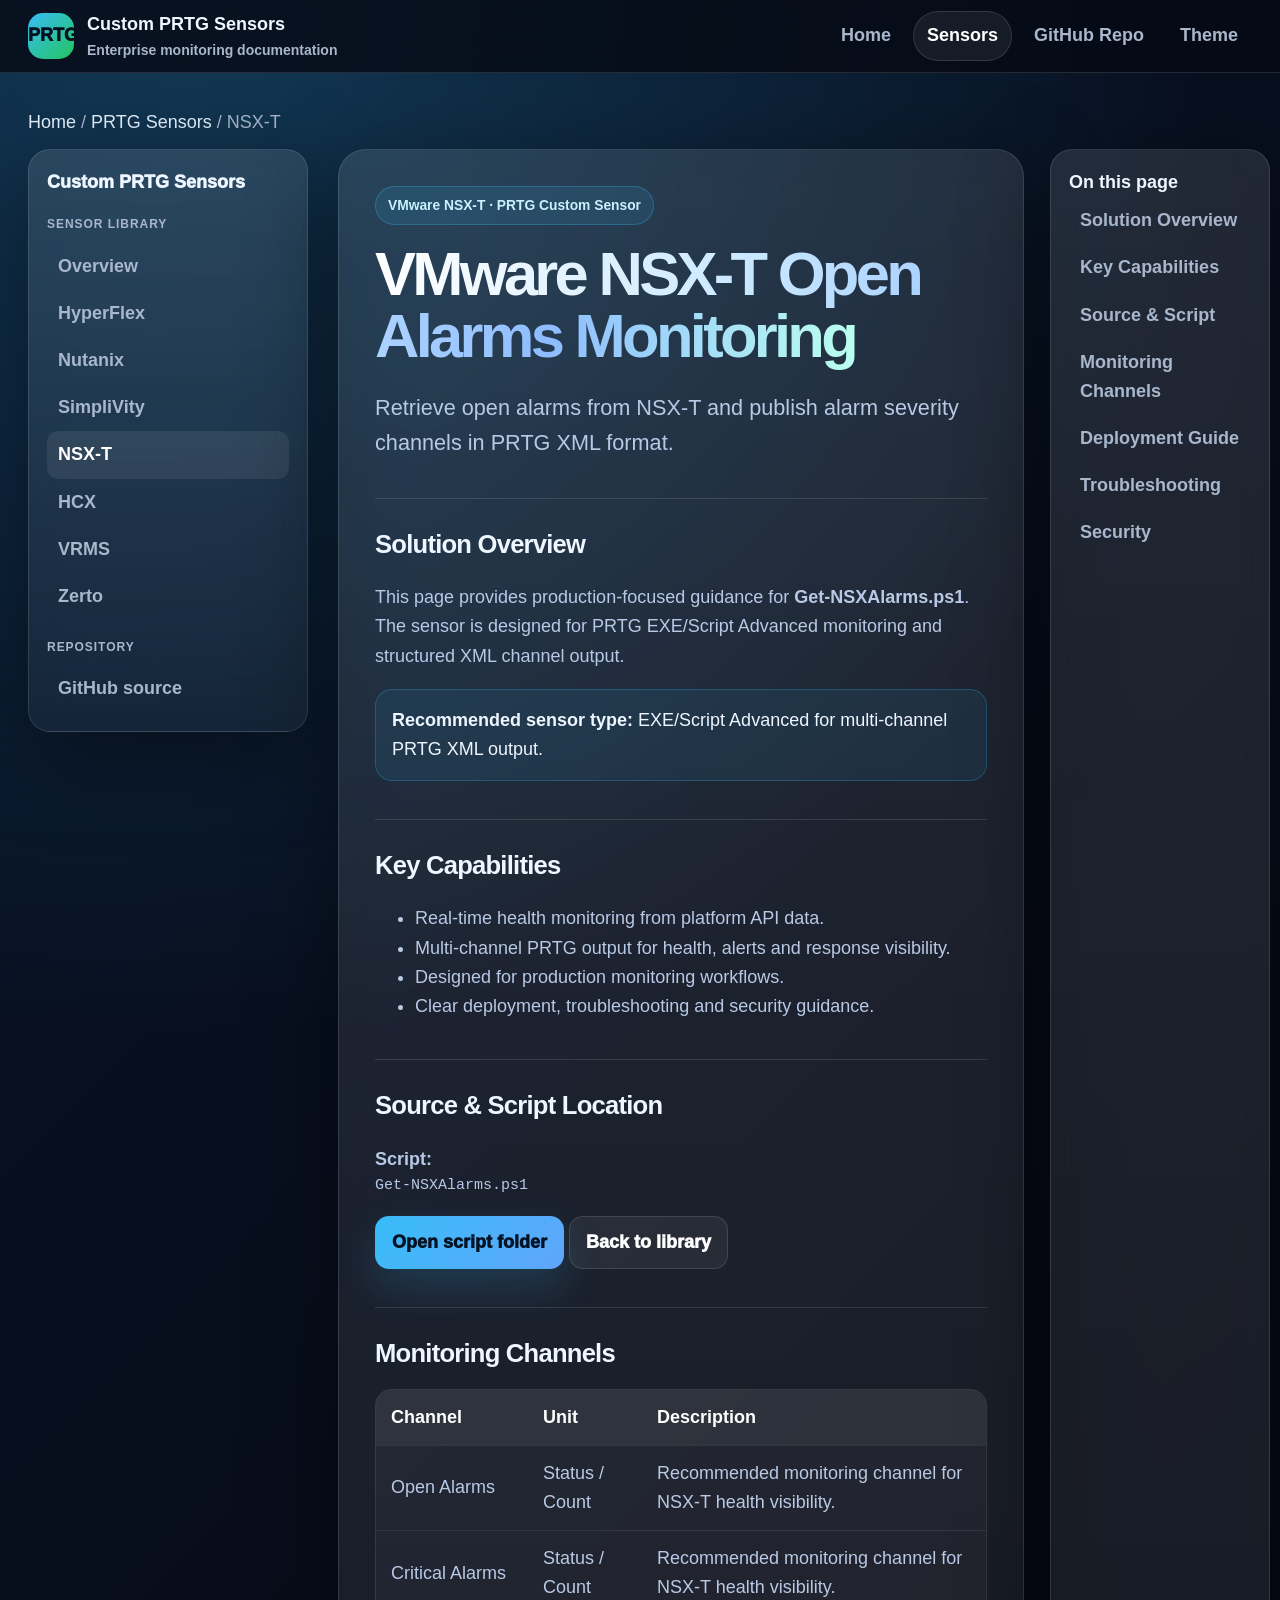
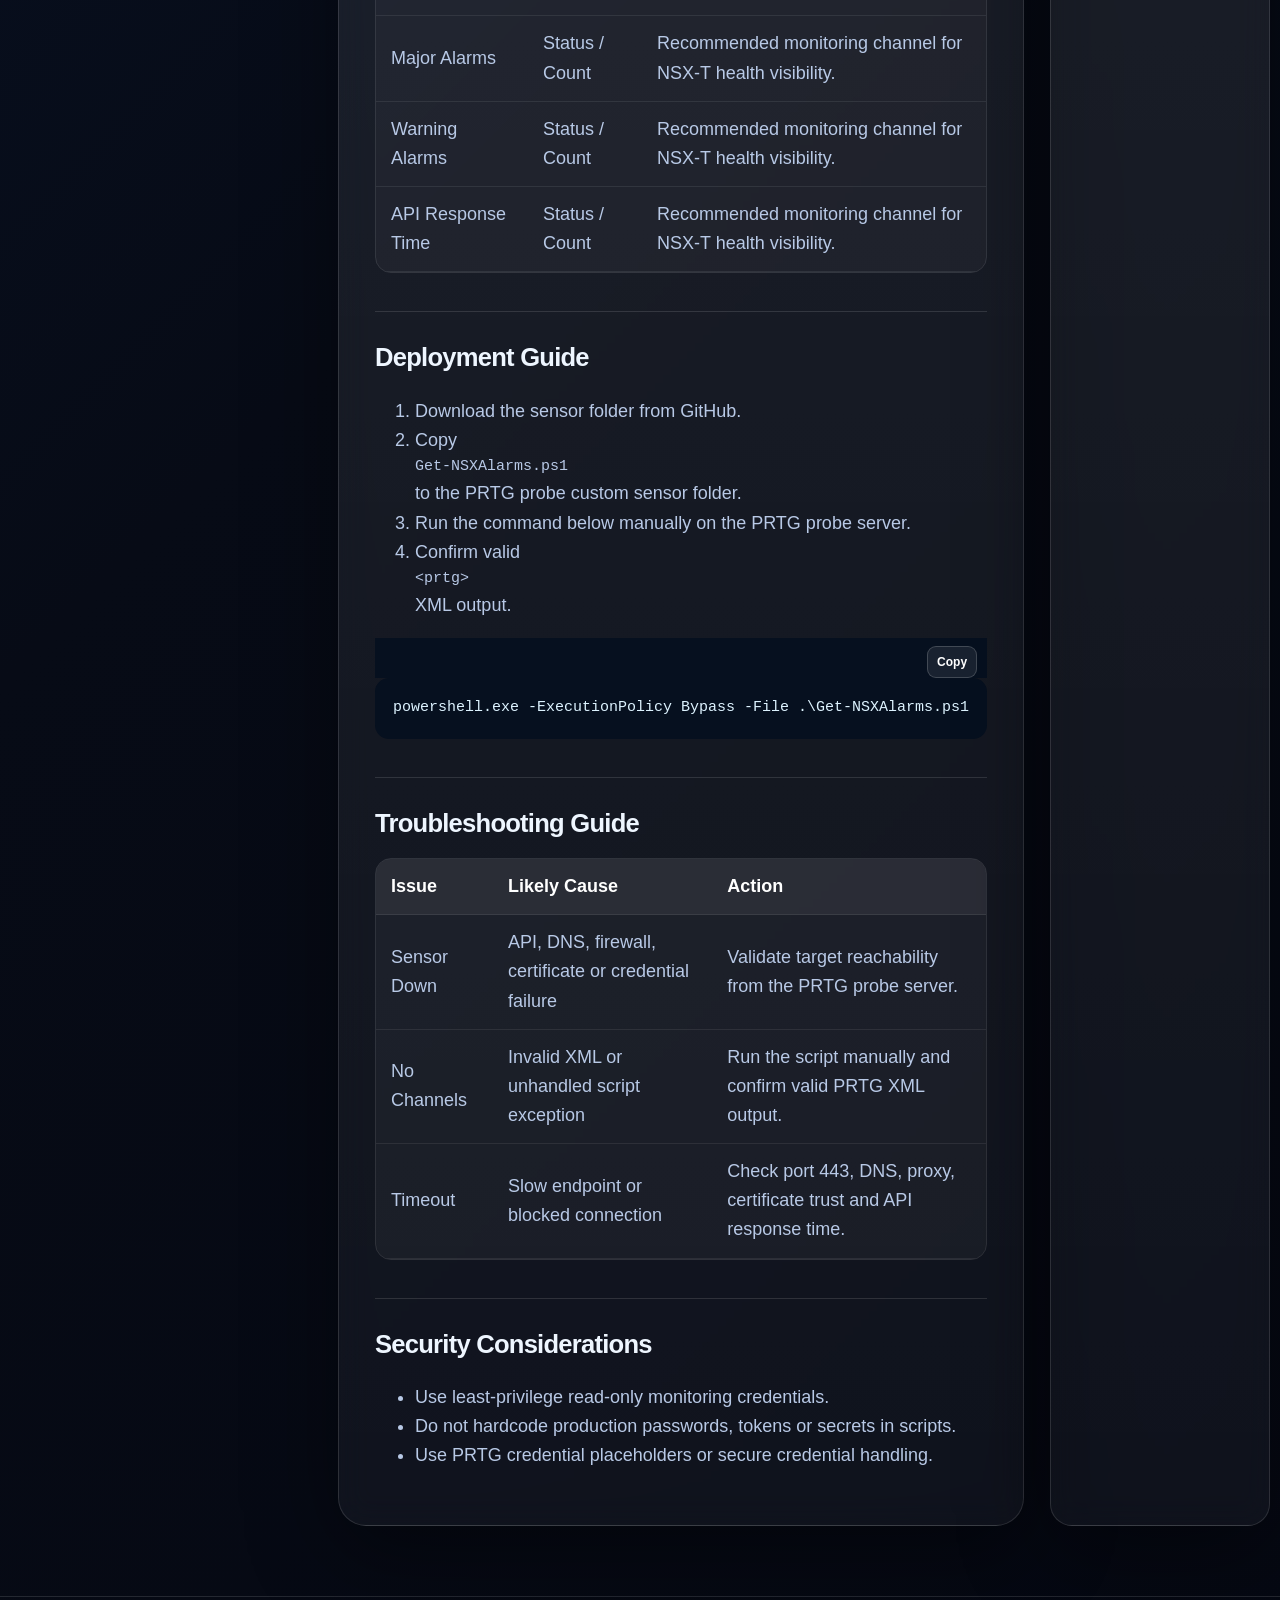
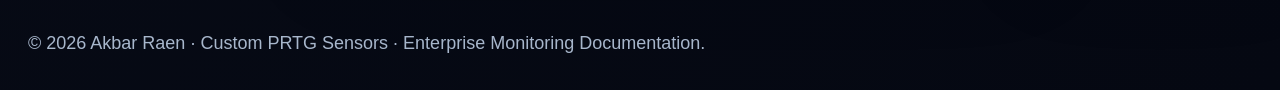
<file: PRTGSensors/NSX-Alarms-Sensor.html>
<!doctype html><html lang="en"><head><meta charset="utf-8"><meta name="viewport" content="width=device-width, initial-scale=1"><title>VMware NSX-T Open Alarms Monitoring | PRTG Sensor Documentation</title><link rel="stylesheet" href="../assets/styles.css"></head><body><div id="progress-bar"></div><a class="skip" href="#main">Skip to content</a><header class="nav"><div class="container nav-inner"><a class="brand" href="../index.html"><span class="logo">PRTG</span><span><span class="brand-title">Custom PRTG Sensors</span><span class="brand-sub">Enterprise monitoring documentation</span></span></a><button class="mobile-btn" data-menu-button>Menu</button><nav class="menu" data-menu><a class="" href="../index.html">Home</a><a class="active" href="../PRTGSensors/index.html">Sensors</a><a href="https://github.com/akbarraen/Custom-PRTG-Sensor-Scripts">GitHub Repo</a><button class="theme-toggle" data-theme>Theme</button></nav></div></header><main id="main"><div class="container"><div class="breadcrumb"><a href="../index.html">Home</a> / <a href="index.html">PRTG Sensors</a> / NSX-T</div><div class="docs-shell"><aside class="side-nav"><p class="side-title">Custom PRTG Sensors</p><div class="side-section">Sensor library</div><a href="index.html">Overview</a><a class="" href="HyperFlex-Sensor.html">HyperFlex</a><a class="" href="Nutanix-Sensor.html">Nutanix</a><a class="" href="SimpliVity-Sensor.html">SimpliVity</a><a class="active" href="NSX-Alarms-Sensor.html">NSX-T</a><a class="" href="HCX-Sensor.html">HCX</a><a class="" href="VRMS-VMReplicationHealth-Sensor.html">VRMS</a><a class="" href="Zerto-Sensor.html">Zerto</a><div class="side-section">Repository</div><a href="https://github.com/akbarraen/Custom-PRTG-Sensor-Scripts">GitHub source</a></aside><div class="doc-layout"><article class="doc reveal" style="--accent:var(--orange)"><span class="kicker">VMware NSX-T · PRTG Custom Sensor</span><h1><span class="gradient-text">VMware NSX-T Open Alarms Monitoring</span></h1><p class="lead">Retrieve open alarms from NSX-T and publish alarm severity channels in PRTG XML format.</p><section id="overview"><h2>Solution Overview</h2><p>This page provides production-focused guidance for <strong>Get-NSXAlarms.ps1</strong>. The sensor is designed for PRTG EXE/Script Advanced monitoring and structured XML channel output.</p><div class="callout"><strong>Recommended sensor type:</strong> EXE/Script Advanced for multi-channel PRTG XML output.</div></section><section id="capabilities"><h2>Key Capabilities</h2><ul><li>Real-time health monitoring from platform API data.</li><li>Multi-channel PRTG output for health, alerts and response visibility.</li><li>Designed for production monitoring workflows.</li><li>Clear deployment, troubleshooting and security guidance.</li></ul></section><section id="source"><h2>Source & Script Location</h2><p><strong>Script:</strong> <code>Get-NSXAlarms.ps1</code></p><p><a class="btn" href="https://github.com/akbarraen/Custom-PRTG-Sensor-Scripts/tree/main/VMware/GetNSXAlarms">Open script folder</a> <a class="btn secondary" href="index.html">Back to library</a></p></section><section id="channels"><h2>Monitoring Channels</h2><div class="table-wrap"><table><thead><tr><th>Channel</th><th>Unit</th><th>Description</th></tr></thead><tbody><tr><td>Open Alarms</td><td>Status / Count</td><td>Recommended monitoring channel for NSX-T health visibility.</td></tr><tr><td>Critical Alarms</td><td>Status / Count</td><td>Recommended monitoring channel for NSX-T health visibility.</td></tr><tr><td>Major Alarms</td><td>Status / Count</td><td>Recommended monitoring channel for NSX-T health visibility.</td></tr><tr><td>Warning Alarms</td><td>Status / Count</td><td>Recommended monitoring channel for NSX-T health visibility.</td></tr><tr><td>API Response Time</td><td>Status / Count</td><td>Recommended monitoring channel for NSX-T health visibility.</td></tr></tbody></table></div></section><section id="deployment"><h2>Deployment Guide</h2><ol><li>Download the sensor folder from GitHub.</li><li>Copy <code>Get-NSXAlarms.ps1</code> to the PRTG probe custom sensor folder.</li><li>Run the command below manually on the PRTG probe server.</li><li>Confirm valid <code>&lt;prtg&gt;</code> XML output.</li></ol><div class="copy-row"><button class="copy-btn" data-copy="#cmd-nsx">Copy</button></div><pre><code id="cmd-nsx">powershell.exe -ExecutionPolicy Bypass -File .\Get-NSXAlarms.ps1</code></pre></section><section id="troubleshooting"><h2>Troubleshooting Guide</h2><div class="table-wrap"><table><thead><tr><th>Issue</th><th>Likely Cause</th><th>Action</th></tr></thead><tbody><tr><td>Sensor Down</td><td>API, DNS, firewall, certificate or credential failure</td><td>Validate target reachability from the PRTG probe server.</td></tr><tr><td>No Channels</td><td>Invalid XML or unhandled script exception</td><td>Run the script manually and confirm valid PRTG XML output.</td></tr><tr><td>Timeout</td><td>Slow endpoint or blocked connection</td><td>Check port 443, DNS, proxy, certificate trust and API response time.</td></tr></tbody></table></div></section><section id="security"><h2>Security Considerations</h2><ul><li>Use least-privilege read-only monitoring credentials.</li><li>Do not hardcode production passwords, tokens or secrets in scripts.</li><li>Use PRTG credential placeholders or secure credential handling.</li></ul></section></article><aside class="toc"><strong>On this page</strong><a href="#overview">Solution Overview</a><a href="#capabilities">Key Capabilities</a><a href="#source">Source & Script</a><a href="#channels">Monitoring Channels</a><a href="#deployment">Deployment Guide</a><a href="#troubleshooting">Troubleshooting</a><a href="#security">Security</a></aside></div></div></div></main><footer class="footer"><div class="container">© <span data-year></span> Akbar Raen · Custom PRTG Sensors · Enterprise Monitoring Documentation.</div></footer><script src="../assets/site.js"></script></body></html>
</file>
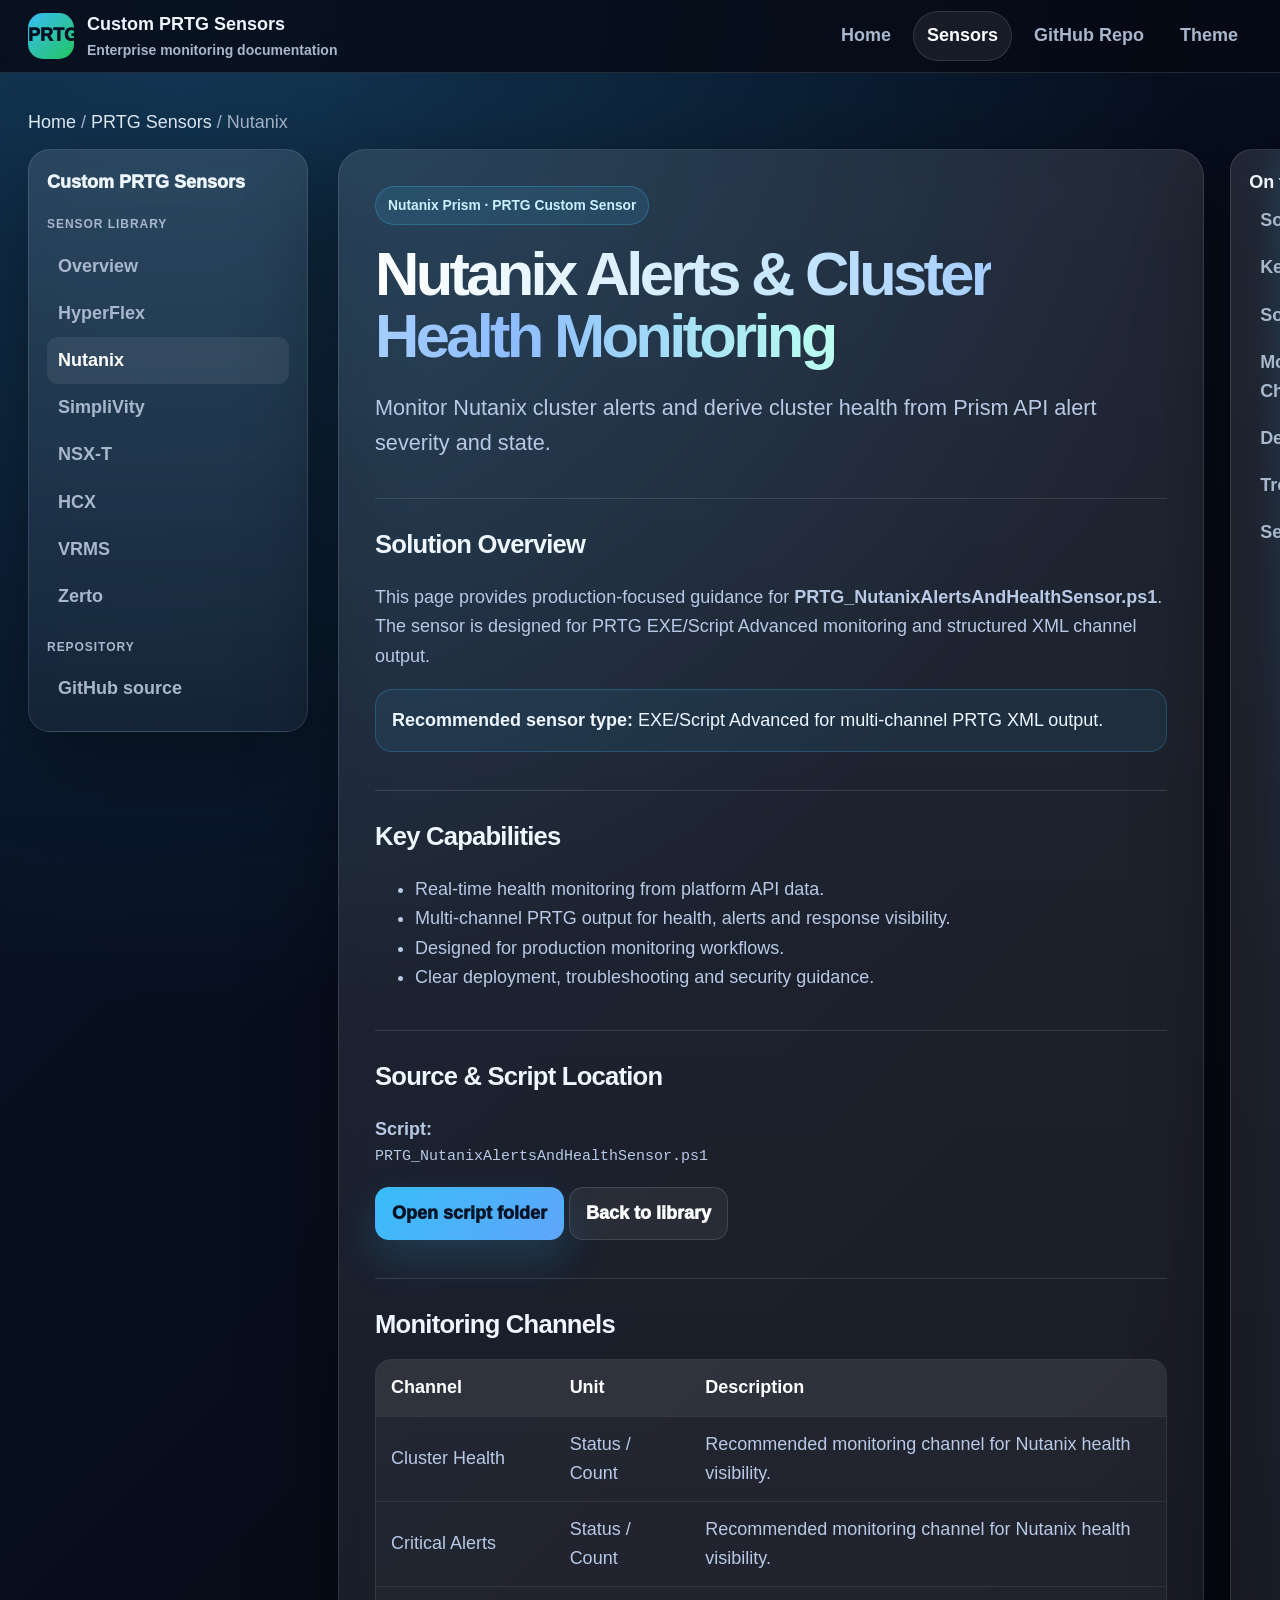
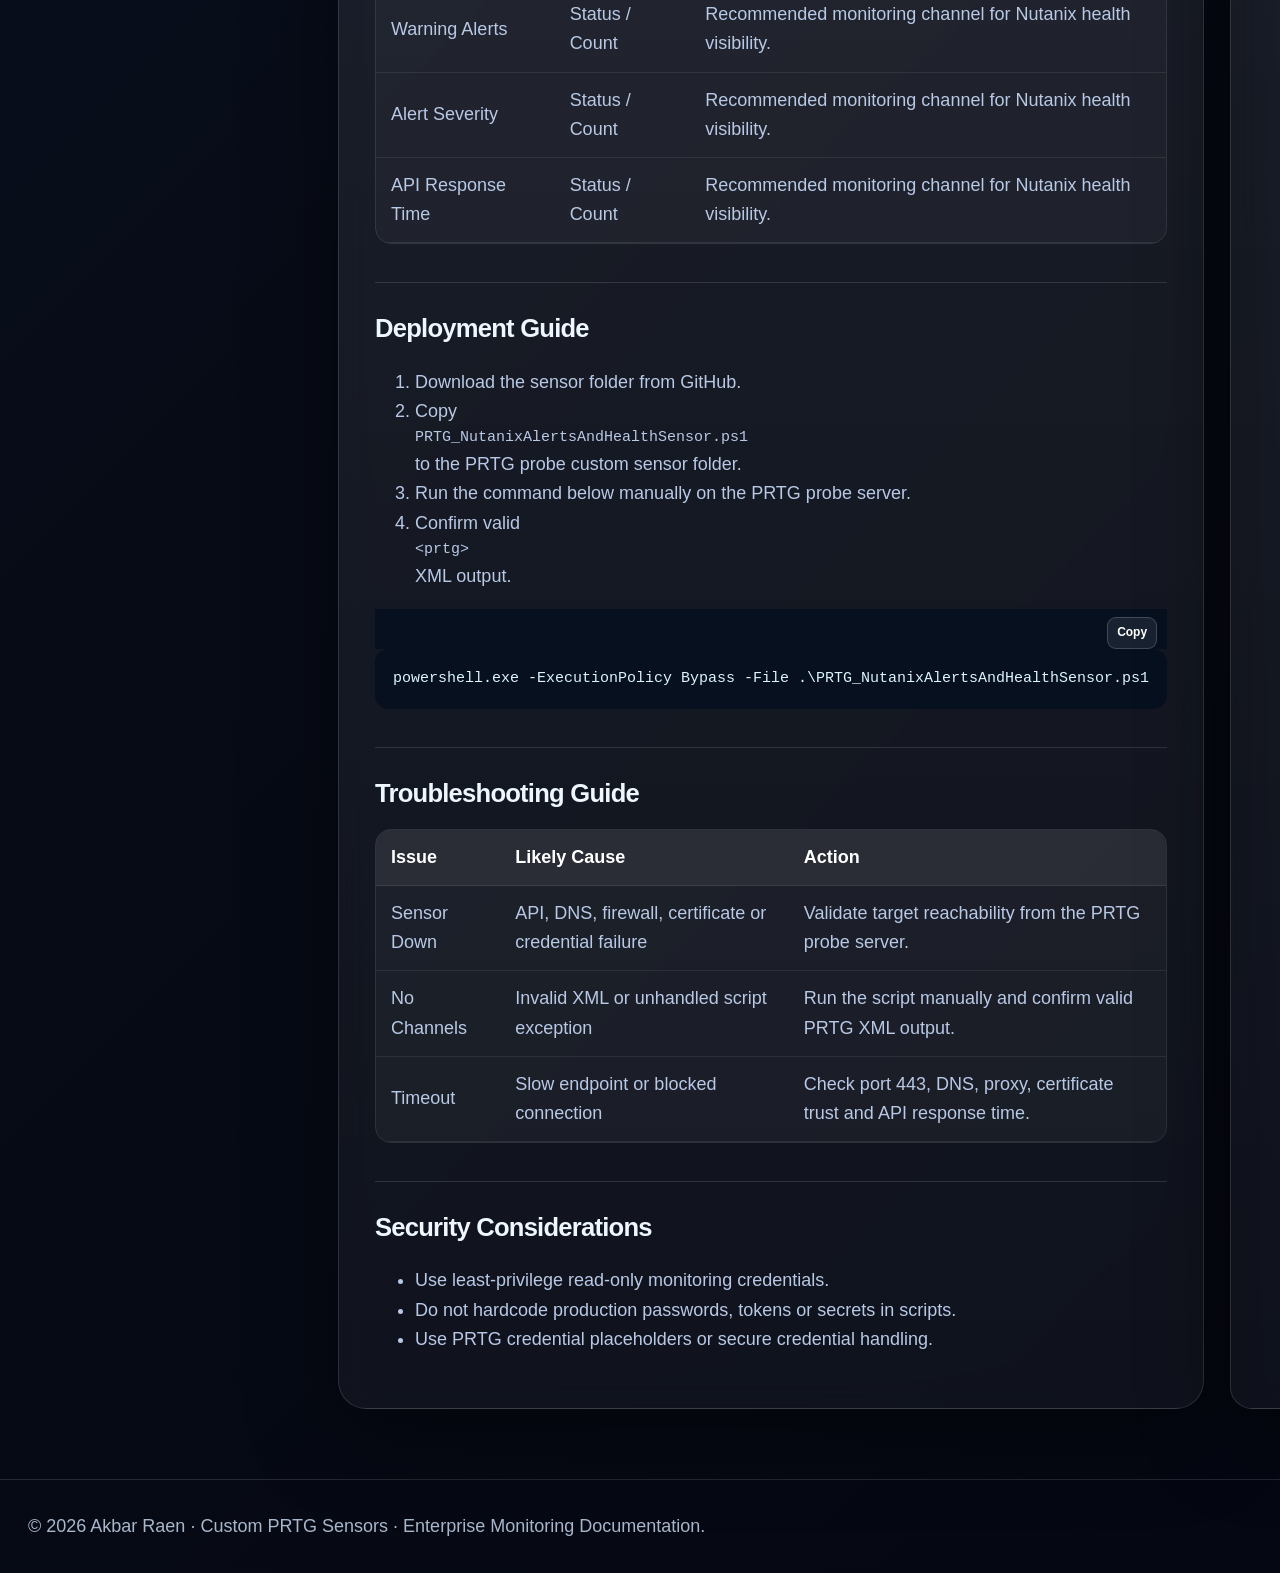
<file: PRTGSensors/Nutanix-Sensor.html>
<!doctype html><html lang="en"><head><meta charset="utf-8"><meta name="viewport" content="width=device-width, initial-scale=1"><title>Nutanix Alerts &amp; Cluster Health Monitoring | PRTG Sensor Documentation</title><link rel="stylesheet" href="../assets/styles.css"></head><body><div id="progress-bar"></div><a class="skip" href="#main">Skip to content</a><header class="nav"><div class="container nav-inner"><a class="brand" href="../index.html"><span class="logo">PRTG</span><span><span class="brand-title">Custom PRTG Sensors</span><span class="brand-sub">Enterprise monitoring documentation</span></span></a><button class="mobile-btn" data-menu-button>Menu</button><nav class="menu" data-menu><a class="" href="../index.html">Home</a><a class="active" href="../PRTGSensors/index.html">Sensors</a><a href="https://github.com/akbarraen/Custom-PRTG-Sensor-Scripts">GitHub Repo</a><button class="theme-toggle" data-theme>Theme</button></nav></div></header><main id="main"><div class="container"><div class="breadcrumb"><a href="../index.html">Home</a> / <a href="index.html">PRTG Sensors</a> / Nutanix</div><div class="docs-shell"><aside class="side-nav"><p class="side-title">Custom PRTG Sensors</p><div class="side-section">Sensor library</div><a href="index.html">Overview</a><a class="" href="HyperFlex-Sensor.html">HyperFlex</a><a class="active" href="Nutanix-Sensor.html">Nutanix</a><a class="" href="SimpliVity-Sensor.html">SimpliVity</a><a class="" href="NSX-Alarms-Sensor.html">NSX-T</a><a class="" href="HCX-Sensor.html">HCX</a><a class="" href="VRMS-VMReplicationHealth-Sensor.html">VRMS</a><a class="" href="Zerto-Sensor.html">Zerto</a><div class="side-section">Repository</div><a href="https://github.com/akbarraen/Custom-PRTG-Sensor-Scripts">GitHub source</a></aside><div class="doc-layout"><article class="doc reveal" style="--accent:var(--violet)"><span class="kicker">Nutanix Prism · PRTG Custom Sensor</span><h1><span class="gradient-text">Nutanix Alerts &amp; Cluster Health Monitoring</span></h1><p class="lead">Monitor Nutanix cluster alerts and derive cluster health from Prism API alert severity and state.</p><section id="overview"><h2>Solution Overview</h2><p>This page provides production-focused guidance for <strong>PRTG_NutanixAlertsAndHealthSensor.ps1</strong>. The sensor is designed for PRTG EXE/Script Advanced monitoring and structured XML channel output.</p><div class="callout"><strong>Recommended sensor type:</strong> EXE/Script Advanced for multi-channel PRTG XML output.</div></section><section id="capabilities"><h2>Key Capabilities</h2><ul><li>Real-time health monitoring from platform API data.</li><li>Multi-channel PRTG output for health, alerts and response visibility.</li><li>Designed for production monitoring workflows.</li><li>Clear deployment, troubleshooting and security guidance.</li></ul></section><section id="source"><h2>Source & Script Location</h2><p><strong>Script:</strong> <code>PRTG_NutanixAlertsAndHealthSensor.ps1</code></p><p><a class="btn" href="https://github.com/akbarraen/Custom-PRTG-Sensor-Scripts/tree/main/Nutanix">Open script folder</a> <a class="btn secondary" href="index.html">Back to library</a></p></section><section id="channels"><h2>Monitoring Channels</h2><div class="table-wrap"><table><thead><tr><th>Channel</th><th>Unit</th><th>Description</th></tr></thead><tbody><tr><td>Cluster Health</td><td>Status / Count</td><td>Recommended monitoring channel for Nutanix health visibility.</td></tr><tr><td>Critical Alerts</td><td>Status / Count</td><td>Recommended monitoring channel for Nutanix health visibility.</td></tr><tr><td>Warning Alerts</td><td>Status / Count</td><td>Recommended monitoring channel for Nutanix health visibility.</td></tr><tr><td>Alert Severity</td><td>Status / Count</td><td>Recommended monitoring channel for Nutanix health visibility.</td></tr><tr><td>API Response Time</td><td>Status / Count</td><td>Recommended monitoring channel for Nutanix health visibility.</td></tr></tbody></table></div></section><section id="deployment"><h2>Deployment Guide</h2><ol><li>Download the sensor folder from GitHub.</li><li>Copy <code>PRTG_NutanixAlertsAndHealthSensor.ps1</code> to the PRTG probe custom sensor folder.</li><li>Run the command below manually on the PRTG probe server.</li><li>Confirm valid <code>&lt;prtg&gt;</code> XML output.</li></ol><div class="copy-row"><button class="copy-btn" data-copy="#cmd-nutanix">Copy</button></div><pre><code id="cmd-nutanix">powershell.exe -ExecutionPolicy Bypass -File .\PRTG_NutanixAlertsAndHealthSensor.ps1</code></pre></section><section id="troubleshooting"><h2>Troubleshooting Guide</h2><div class="table-wrap"><table><thead><tr><th>Issue</th><th>Likely Cause</th><th>Action</th></tr></thead><tbody><tr><td>Sensor Down</td><td>API, DNS, firewall, certificate or credential failure</td><td>Validate target reachability from the PRTG probe server.</td></tr><tr><td>No Channels</td><td>Invalid XML or unhandled script exception</td><td>Run the script manually and confirm valid PRTG XML output.</td></tr><tr><td>Timeout</td><td>Slow endpoint or blocked connection</td><td>Check port 443, DNS, proxy, certificate trust and API response time.</td></tr></tbody></table></div></section><section id="security"><h2>Security Considerations</h2><ul><li>Use least-privilege read-only monitoring credentials.</li><li>Do not hardcode production passwords, tokens or secrets in scripts.</li><li>Use PRTG credential placeholders or secure credential handling.</li></ul></section></article><aside class="toc"><strong>On this page</strong><a href="#overview">Solution Overview</a><a href="#capabilities">Key Capabilities</a><a href="#source">Source & Script</a><a href="#channels">Monitoring Channels</a><a href="#deployment">Deployment Guide</a><a href="#troubleshooting">Troubleshooting</a><a href="#security">Security</a></aside></div></div></div></main><footer class="footer"><div class="container">© <span data-year></span> Akbar Raen · Custom PRTG Sensors · Enterprise Monitoring Documentation.</div></footer><script src="../assets/site.js"></script></body></html>
</file>
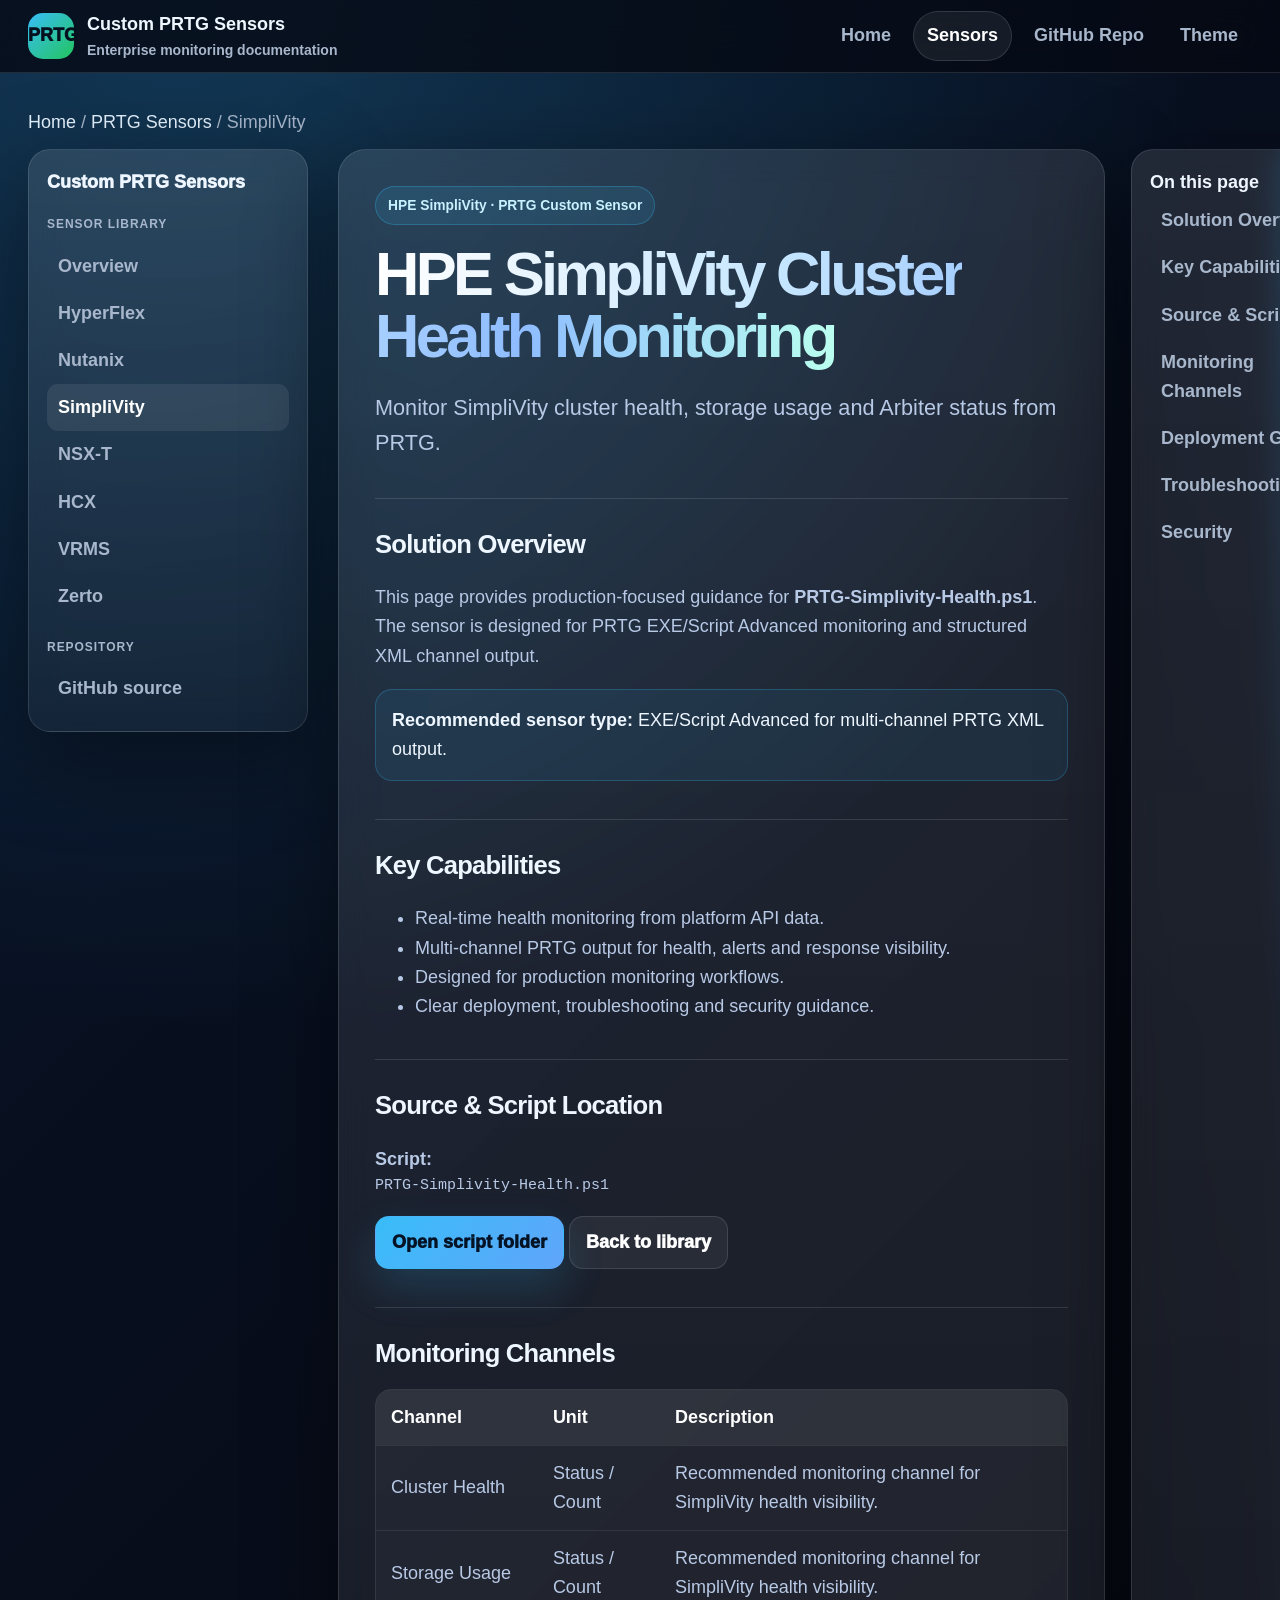
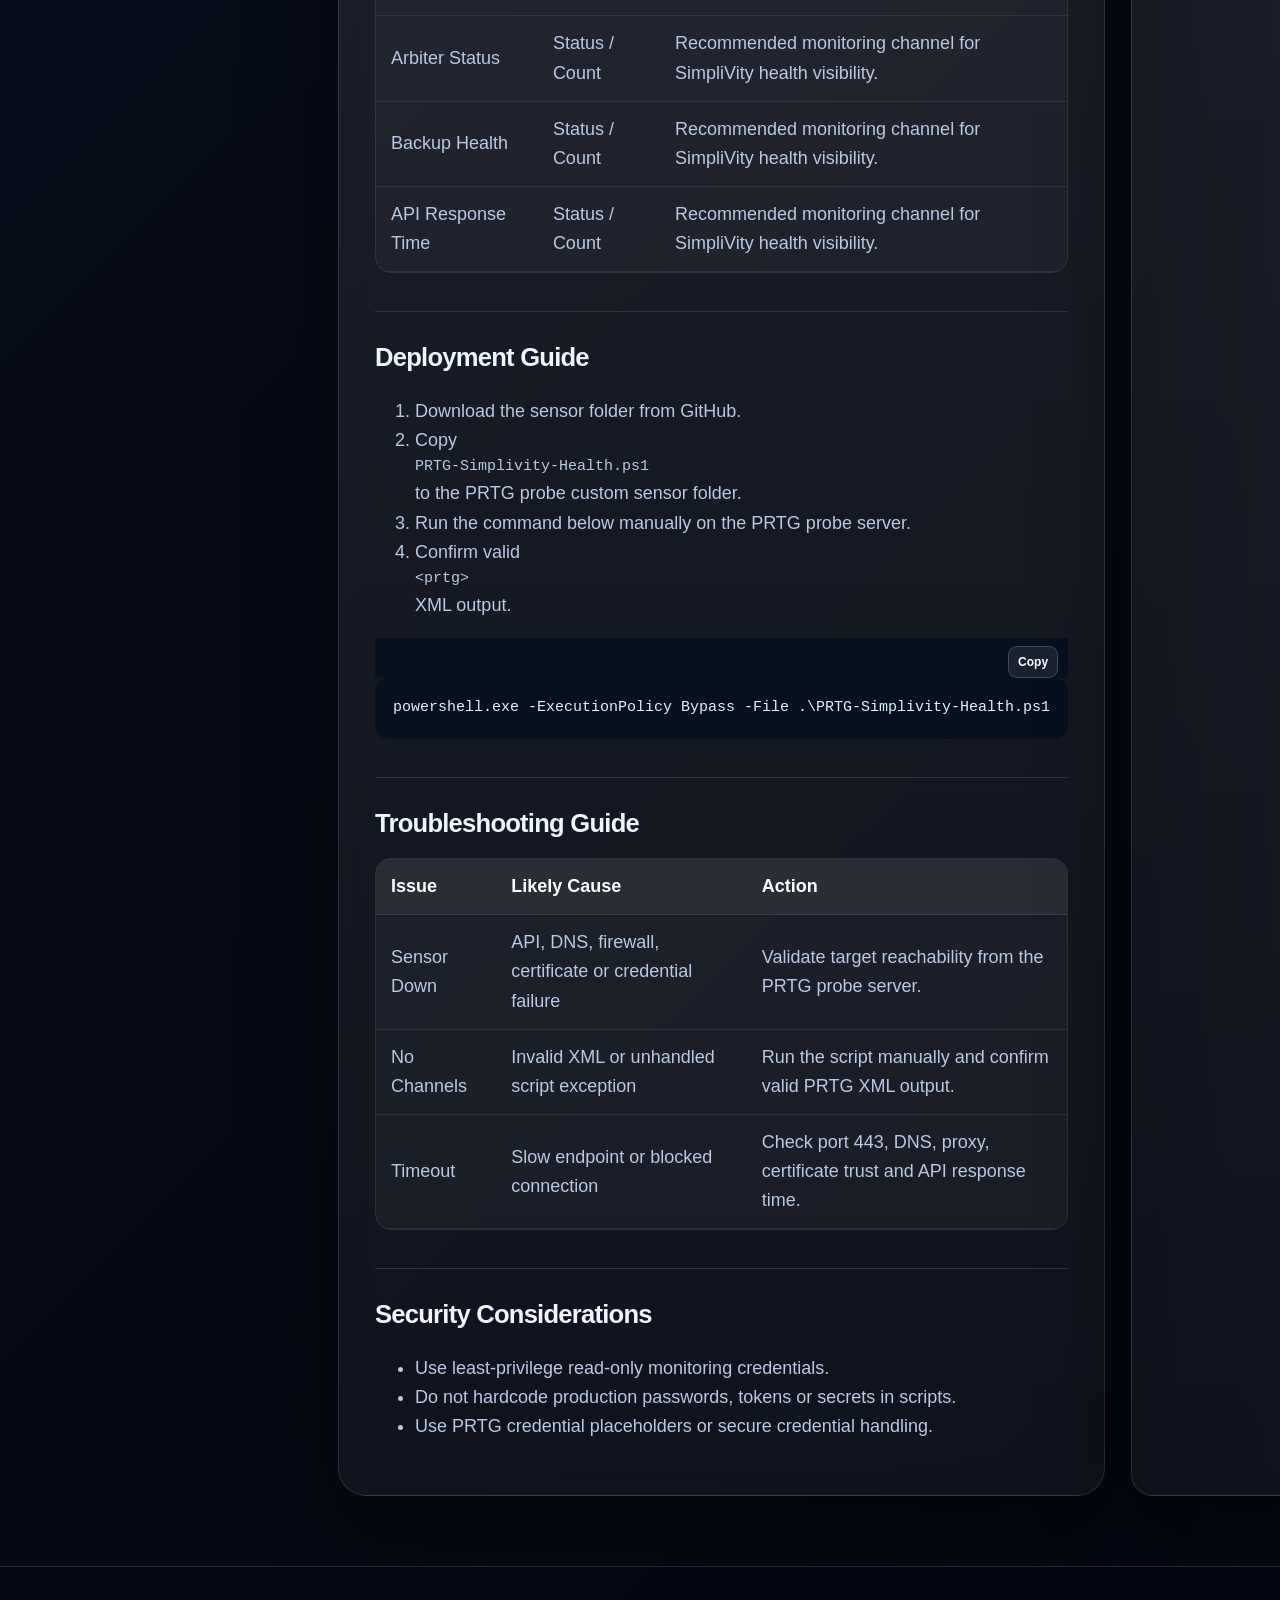
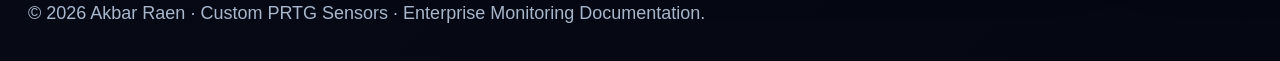
<file: PRTGSensors/SimpliVity-Sensor.html>
<!doctype html><html lang="en"><head><meta charset="utf-8"><meta name="viewport" content="width=device-width, initial-scale=1"><title>HPE SimpliVity Cluster Health Monitoring | PRTG Sensor Documentation</title><link rel="stylesheet" href="../assets/styles.css"></head><body><div id="progress-bar"></div><a class="skip" href="#main">Skip to content</a><header class="nav"><div class="container nav-inner"><a class="brand" href="../index.html"><span class="logo">PRTG</span><span><span class="brand-title">Custom PRTG Sensors</span><span class="brand-sub">Enterprise monitoring documentation</span></span></a><button class="mobile-btn" data-menu-button>Menu</button><nav class="menu" data-menu><a class="" href="../index.html">Home</a><a class="active" href="../PRTGSensors/index.html">Sensors</a><a href="https://github.com/akbarraen/Custom-PRTG-Sensor-Scripts">GitHub Repo</a><button class="theme-toggle" data-theme>Theme</button></nav></div></header><main id="main"><div class="container"><div class="breadcrumb"><a href="../index.html">Home</a> / <a href="index.html">PRTG Sensors</a> / SimpliVity</div><div class="docs-shell"><aside class="side-nav"><p class="side-title">Custom PRTG Sensors</p><div class="side-section">Sensor library</div><a href="index.html">Overview</a><a class="" href="HyperFlex-Sensor.html">HyperFlex</a><a class="" href="Nutanix-Sensor.html">Nutanix</a><a class="active" href="SimpliVity-Sensor.html">SimpliVity</a><a class="" href="NSX-Alarms-Sensor.html">NSX-T</a><a class="" href="HCX-Sensor.html">HCX</a><a class="" href="VRMS-VMReplicationHealth-Sensor.html">VRMS</a><a class="" href="Zerto-Sensor.html">Zerto</a><div class="side-section">Repository</div><a href="https://github.com/akbarraen/Custom-PRTG-Sensor-Scripts">GitHub source</a></aside><div class="doc-layout"><article class="doc reveal" style="--accent:var(--green)"><span class="kicker">HPE SimpliVity · PRTG Custom Sensor</span><h1><span class="gradient-text">HPE SimpliVity Cluster Health Monitoring</span></h1><p class="lead">Monitor SimpliVity cluster health, storage usage and Arbiter status from PRTG.</p><section id="overview"><h2>Solution Overview</h2><p>This page provides production-focused guidance for <strong>PRTG-Simplivity-Health.ps1</strong>. The sensor is designed for PRTG EXE/Script Advanced monitoring and structured XML channel output.</p><div class="callout"><strong>Recommended sensor type:</strong> EXE/Script Advanced for multi-channel PRTG XML output.</div></section><section id="capabilities"><h2>Key Capabilities</h2><ul><li>Real-time health monitoring from platform API data.</li><li>Multi-channel PRTG output for health, alerts and response visibility.</li><li>Designed for production monitoring workflows.</li><li>Clear deployment, troubleshooting and security guidance.</li></ul></section><section id="source"><h2>Source & Script Location</h2><p><strong>Script:</strong> <code>PRTG-Simplivity-Health.ps1</code></p><p><a class="btn" href="https://github.com/akbarraen/Custom-PRTG-Sensor-Scripts/tree/main/SimpliVity">Open script folder</a> <a class="btn secondary" href="index.html">Back to library</a></p></section><section id="channels"><h2>Monitoring Channels</h2><div class="table-wrap"><table><thead><tr><th>Channel</th><th>Unit</th><th>Description</th></tr></thead><tbody><tr><td>Cluster Health</td><td>Status / Count</td><td>Recommended monitoring channel for SimpliVity health visibility.</td></tr><tr><td>Storage Usage</td><td>Status / Count</td><td>Recommended monitoring channel for SimpliVity health visibility.</td></tr><tr><td>Arbiter Status</td><td>Status / Count</td><td>Recommended monitoring channel for SimpliVity health visibility.</td></tr><tr><td>Backup Health</td><td>Status / Count</td><td>Recommended monitoring channel for SimpliVity health visibility.</td></tr><tr><td>API Response Time</td><td>Status / Count</td><td>Recommended monitoring channel for SimpliVity health visibility.</td></tr></tbody></table></div></section><section id="deployment"><h2>Deployment Guide</h2><ol><li>Download the sensor folder from GitHub.</li><li>Copy <code>PRTG-Simplivity-Health.ps1</code> to the PRTG probe custom sensor folder.</li><li>Run the command below manually on the PRTG probe server.</li><li>Confirm valid <code>&lt;prtg&gt;</code> XML output.</li></ol><div class="copy-row"><button class="copy-btn" data-copy="#cmd-simplivity">Copy</button></div><pre><code id="cmd-simplivity">powershell.exe -ExecutionPolicy Bypass -File .\PRTG-Simplivity-Health.ps1</code></pre></section><section id="troubleshooting"><h2>Troubleshooting Guide</h2><div class="table-wrap"><table><thead><tr><th>Issue</th><th>Likely Cause</th><th>Action</th></tr></thead><tbody><tr><td>Sensor Down</td><td>API, DNS, firewall, certificate or credential failure</td><td>Validate target reachability from the PRTG probe server.</td></tr><tr><td>No Channels</td><td>Invalid XML or unhandled script exception</td><td>Run the script manually and confirm valid PRTG XML output.</td></tr><tr><td>Timeout</td><td>Slow endpoint or blocked connection</td><td>Check port 443, DNS, proxy, certificate trust and API response time.</td></tr></tbody></table></div></section><section id="security"><h2>Security Considerations</h2><ul><li>Use least-privilege read-only monitoring credentials.</li><li>Do not hardcode production passwords, tokens or secrets in scripts.</li><li>Use PRTG credential placeholders or secure credential handling.</li></ul></section></article><aside class="toc"><strong>On this page</strong><a href="#overview">Solution Overview</a><a href="#capabilities">Key Capabilities</a><a href="#source">Source & Script</a><a href="#channels">Monitoring Channels</a><a href="#deployment">Deployment Guide</a><a href="#troubleshooting">Troubleshooting</a><a href="#security">Security</a></aside></div></div></div></main><footer class="footer"><div class="container">© <span data-year></span> Akbar Raen · Custom PRTG Sensors · Enterprise Monitoring Documentation.</div></footer><script src="../assets/site.js"></script></body></html>
</file>
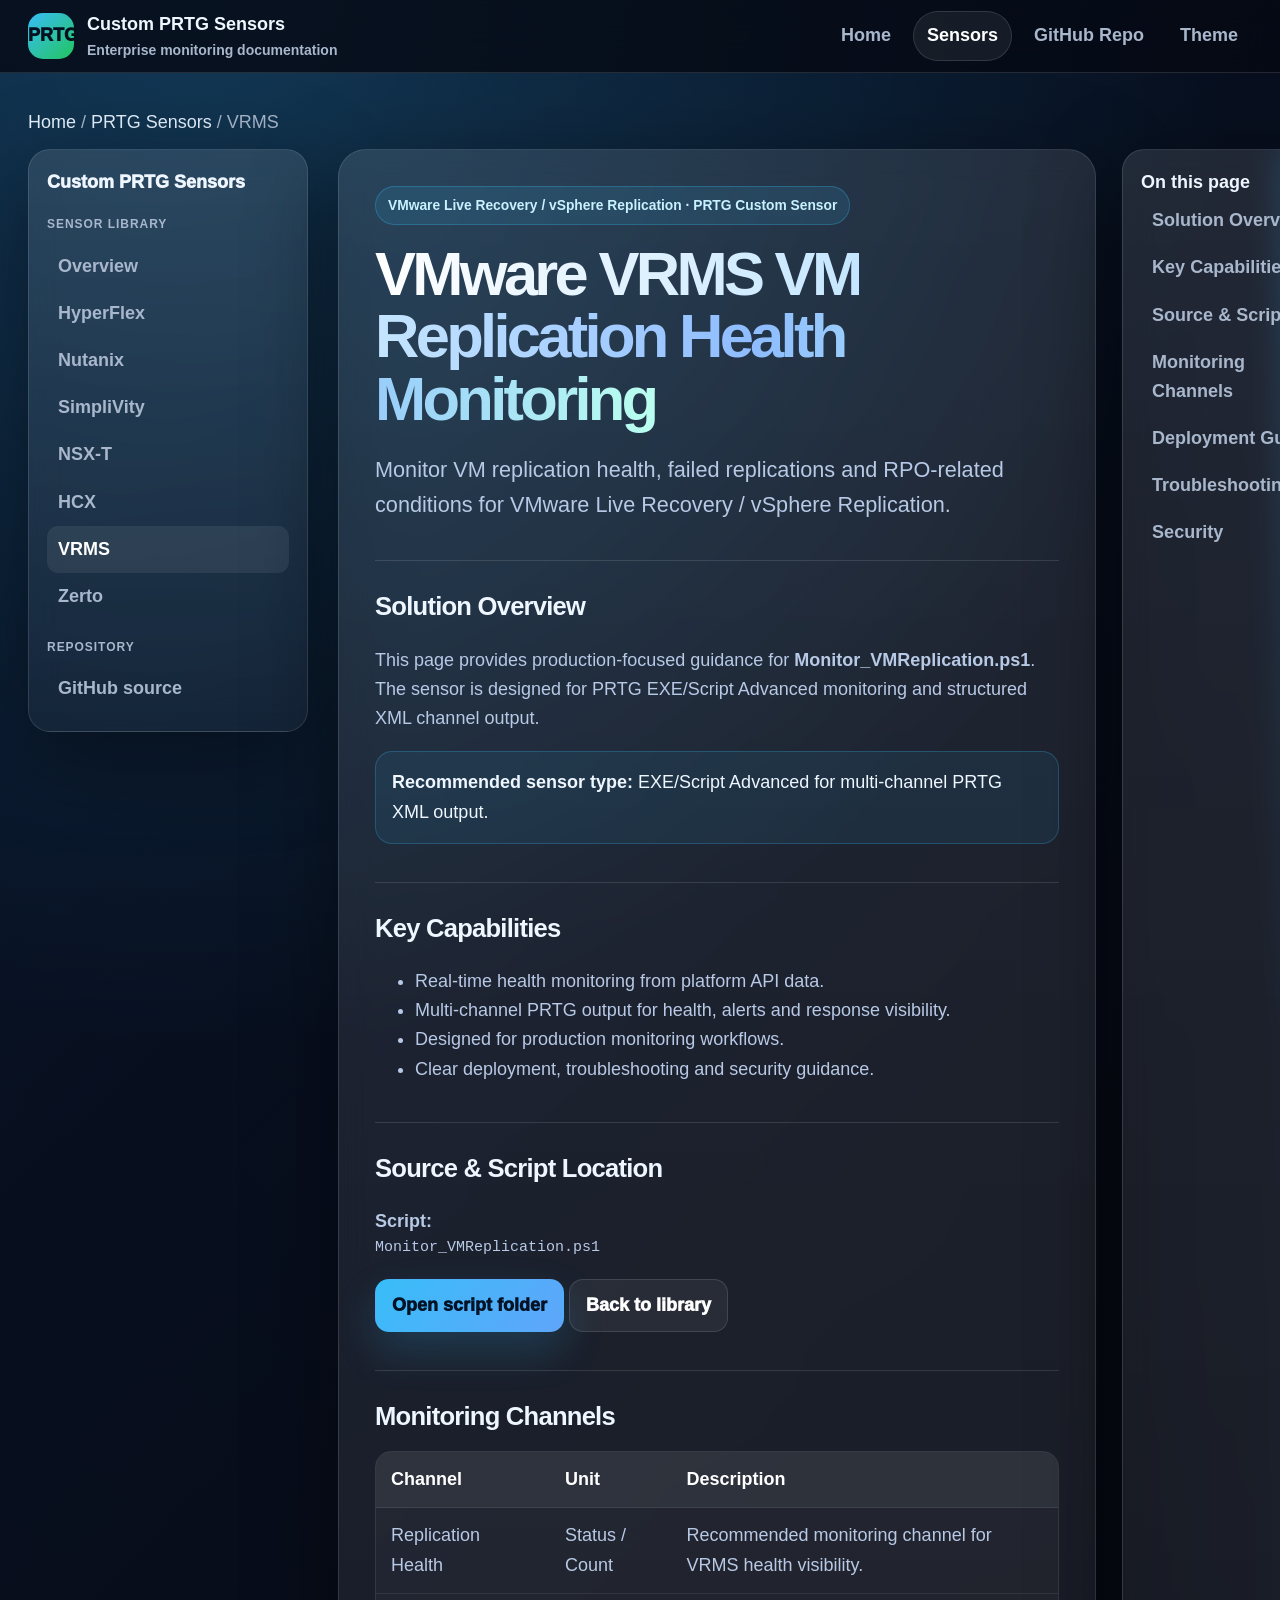
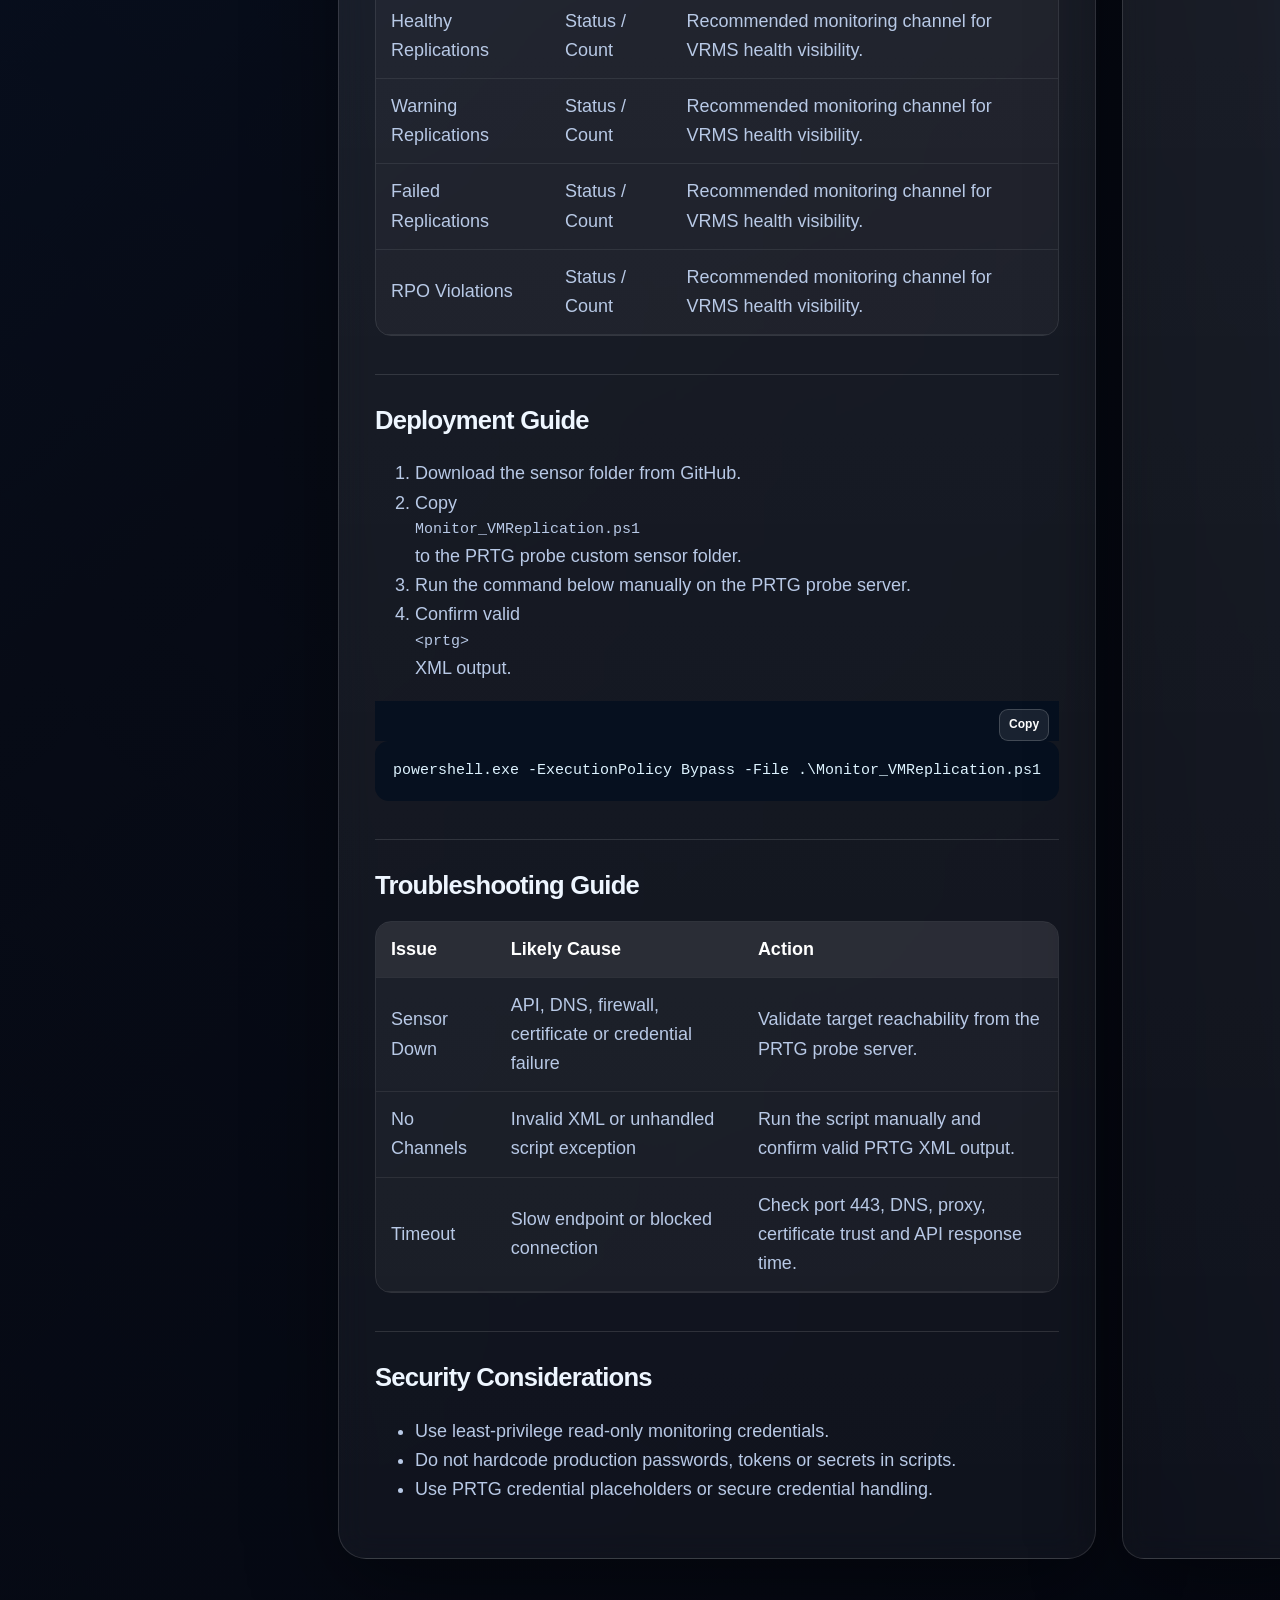
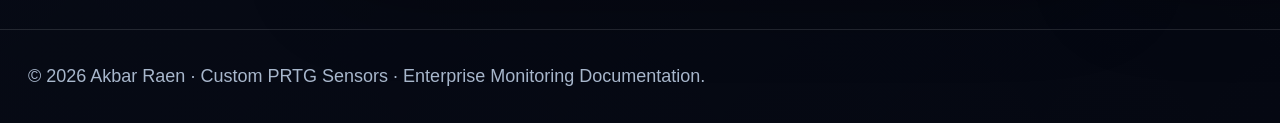
<file: PRTGSensors/VRMS-VMReplicationHealth-Sensor.html>
<!doctype html><html lang="en"><head><meta charset="utf-8"><meta name="viewport" content="width=device-width, initial-scale=1"><title>VMware VRMS VM Replication Health Monitoring | PRTG Sensor Documentation</title><link rel="stylesheet" href="../assets/styles.css"></head><body><div id="progress-bar"></div><a class="skip" href="#main">Skip to content</a><header class="nav"><div class="container nav-inner"><a class="brand" href="../index.html"><span class="logo">PRTG</span><span><span class="brand-title">Custom PRTG Sensors</span><span class="brand-sub">Enterprise monitoring documentation</span></span></a><button class="mobile-btn" data-menu-button>Menu</button><nav class="menu" data-menu><a class="" href="../index.html">Home</a><a class="active" href="../PRTGSensors/index.html">Sensors</a><a href="https://github.com/akbarraen/Custom-PRTG-Sensor-Scripts">GitHub Repo</a><button class="theme-toggle" data-theme>Theme</button></nav></div></header><main id="main"><div class="container"><div class="breadcrumb"><a href="../index.html">Home</a> / <a href="index.html">PRTG Sensors</a> / VRMS</div><div class="docs-shell"><aside class="side-nav"><p class="side-title">Custom PRTG Sensors</p><div class="side-section">Sensor library</div><a href="index.html">Overview</a><a class="" href="HyperFlex-Sensor.html">HyperFlex</a><a class="" href="Nutanix-Sensor.html">Nutanix</a><a class="" href="SimpliVity-Sensor.html">SimpliVity</a><a class="" href="NSX-Alarms-Sensor.html">NSX-T</a><a class="" href="HCX-Sensor.html">HCX</a><a class="active" href="VRMS-VMReplicationHealth-Sensor.html">VRMS</a><a class="" href="Zerto-Sensor.html">Zerto</a><div class="side-section">Repository</div><a href="https://github.com/akbarraen/Custom-PRTG-Sensor-Scripts">GitHub source</a></aside><div class="doc-layout"><article class="doc reveal" style="--accent:var(--pink)"><span class="kicker">VMware Live Recovery / vSphere Replication · PRTG Custom Sensor</span><h1><span class="gradient-text">VMware VRMS VM Replication Health Monitoring</span></h1><p class="lead">Monitor VM replication health, failed replications and RPO-related conditions for VMware Live Recovery / vSphere Replication.</p><section id="overview"><h2>Solution Overview</h2><p>This page provides production-focused guidance for <strong>Monitor_VMReplication.ps1</strong>. The sensor is designed for PRTG EXE/Script Advanced monitoring and structured XML channel output.</p><div class="callout"><strong>Recommended sensor type:</strong> EXE/Script Advanced for multi-channel PRTG XML output.</div></section><section id="capabilities"><h2>Key Capabilities</h2><ul><li>Real-time health monitoring from platform API data.</li><li>Multi-channel PRTG output for health, alerts and response visibility.</li><li>Designed for production monitoring workflows.</li><li>Clear deployment, troubleshooting and security guidance.</li></ul></section><section id="source"><h2>Source & Script Location</h2><p><strong>Script:</strong> <code>Monitor_VMReplication.ps1</code></p><p><a class="btn" href="https://github.com/akbarraen/Custom-PRTG-Sensor-Scripts/tree/main/VMware/VRMS-VMReplicationHealth-Sensor">Open script folder</a> <a class="btn secondary" href="index.html">Back to library</a></p></section><section id="channels"><h2>Monitoring Channels</h2><div class="table-wrap"><table><thead><tr><th>Channel</th><th>Unit</th><th>Description</th></tr></thead><tbody><tr><td>Replication Health</td><td>Status / Count</td><td>Recommended monitoring channel for VRMS health visibility.</td></tr><tr><td>Healthy Replications</td><td>Status / Count</td><td>Recommended monitoring channel for VRMS health visibility.</td></tr><tr><td>Warning Replications</td><td>Status / Count</td><td>Recommended monitoring channel for VRMS health visibility.</td></tr><tr><td>Failed Replications</td><td>Status / Count</td><td>Recommended monitoring channel for VRMS health visibility.</td></tr><tr><td>RPO Violations</td><td>Status / Count</td><td>Recommended monitoring channel for VRMS health visibility.</td></tr></tbody></table></div></section><section id="deployment"><h2>Deployment Guide</h2><ol><li>Download the sensor folder from GitHub.</li><li>Copy <code>Monitor_VMReplication.ps1</code> to the PRTG probe custom sensor folder.</li><li>Run the command below manually on the PRTG probe server.</li><li>Confirm valid <code>&lt;prtg&gt;</code> XML output.</li></ol><div class="copy-row"><button class="copy-btn" data-copy="#cmd-vrms">Copy</button></div><pre><code id="cmd-vrms">powershell.exe -ExecutionPolicy Bypass -File .\Monitor_VMReplication.ps1</code></pre></section><section id="troubleshooting"><h2>Troubleshooting Guide</h2><div class="table-wrap"><table><thead><tr><th>Issue</th><th>Likely Cause</th><th>Action</th></tr></thead><tbody><tr><td>Sensor Down</td><td>API, DNS, firewall, certificate or credential failure</td><td>Validate target reachability from the PRTG probe server.</td></tr><tr><td>No Channels</td><td>Invalid XML or unhandled script exception</td><td>Run the script manually and confirm valid PRTG XML output.</td></tr><tr><td>Timeout</td><td>Slow endpoint or blocked connection</td><td>Check port 443, DNS, proxy, certificate trust and API response time.</td></tr></tbody></table></div></section><section id="security"><h2>Security Considerations</h2><ul><li>Use least-privilege read-only monitoring credentials.</li><li>Do not hardcode production passwords, tokens or secrets in scripts.</li><li>Use PRTG credential placeholders or secure credential handling.</li></ul></section></article><aside class="toc"><strong>On this page</strong><a href="#overview">Solution Overview</a><a href="#capabilities">Key Capabilities</a><a href="#source">Source & Script</a><a href="#channels">Monitoring Channels</a><a href="#deployment">Deployment Guide</a><a href="#troubleshooting">Troubleshooting</a><a href="#security">Security</a></aside></div></div></div></main><footer class="footer"><div class="container">© <span data-year></span> Akbar Raen · Custom PRTG Sensors · Enterprise Monitoring Documentation.</div></footer><script src="../assets/site.js"></script></body></html>
</file>
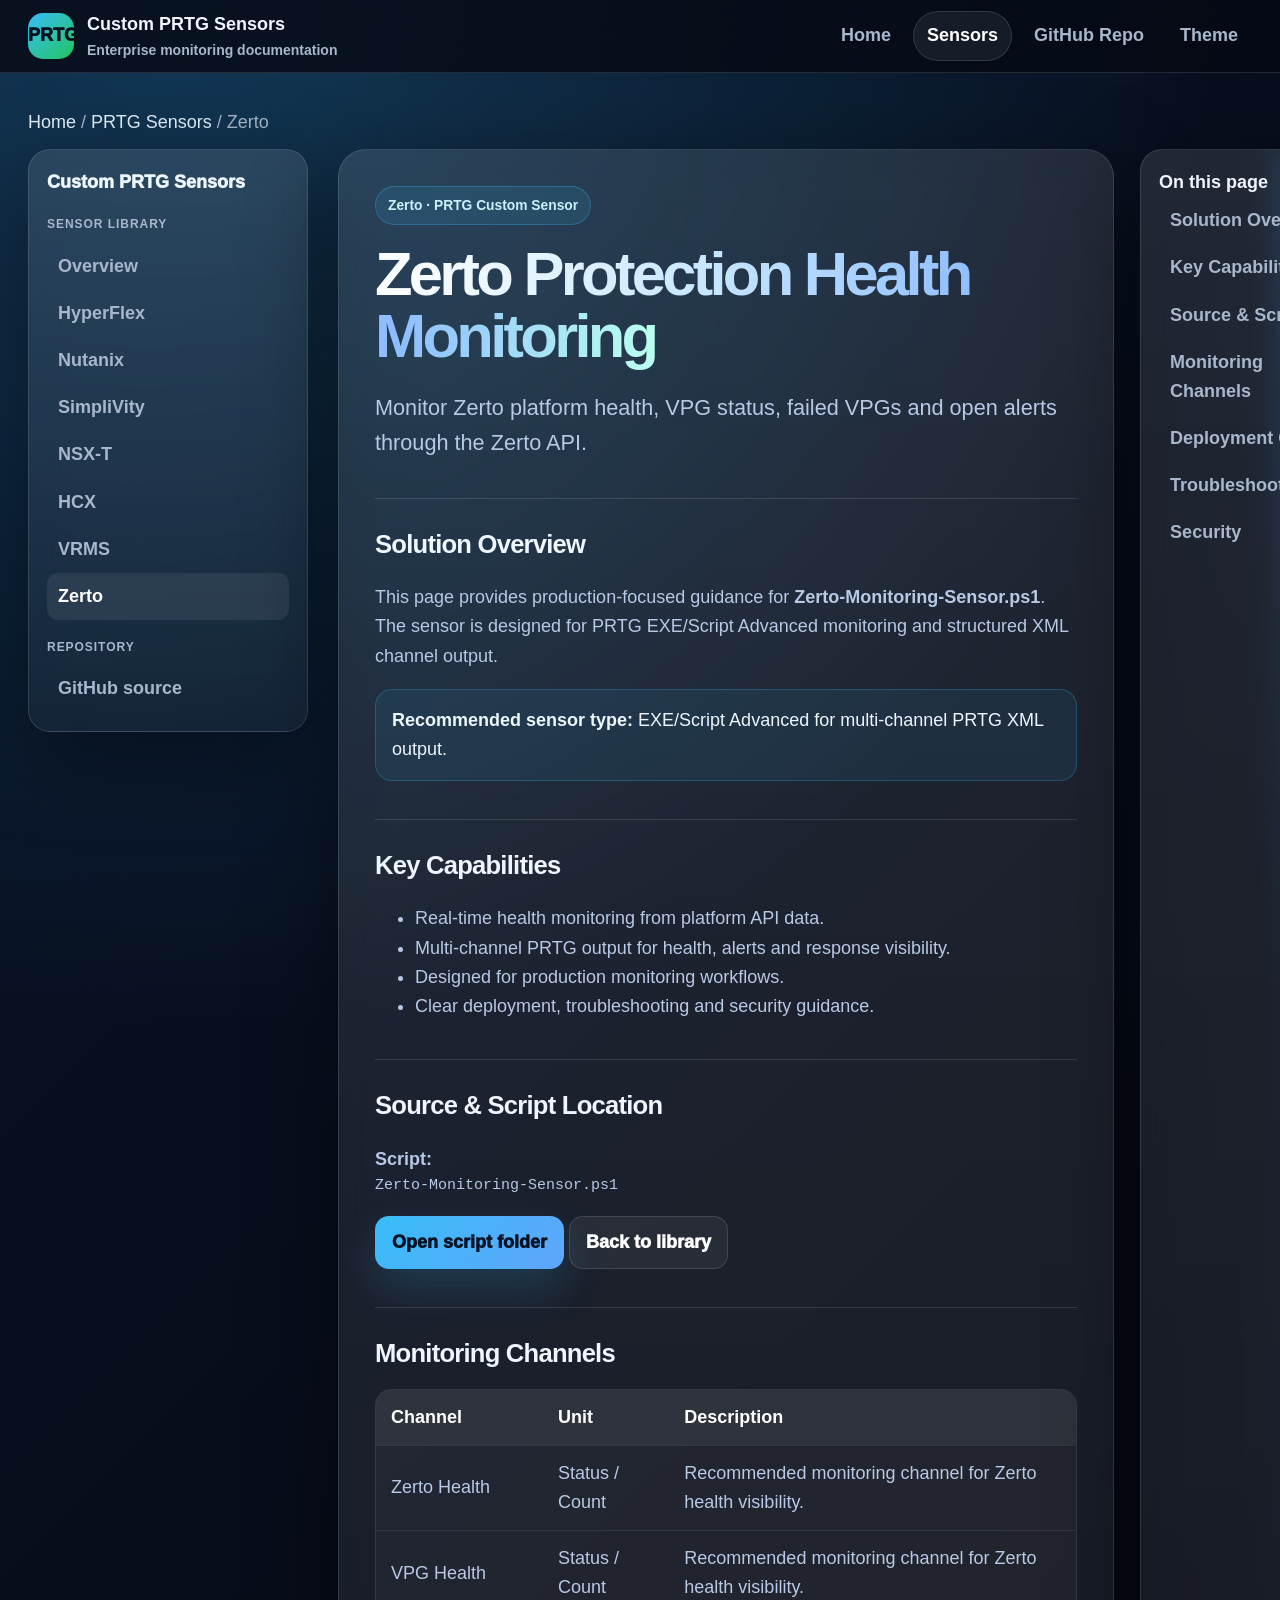
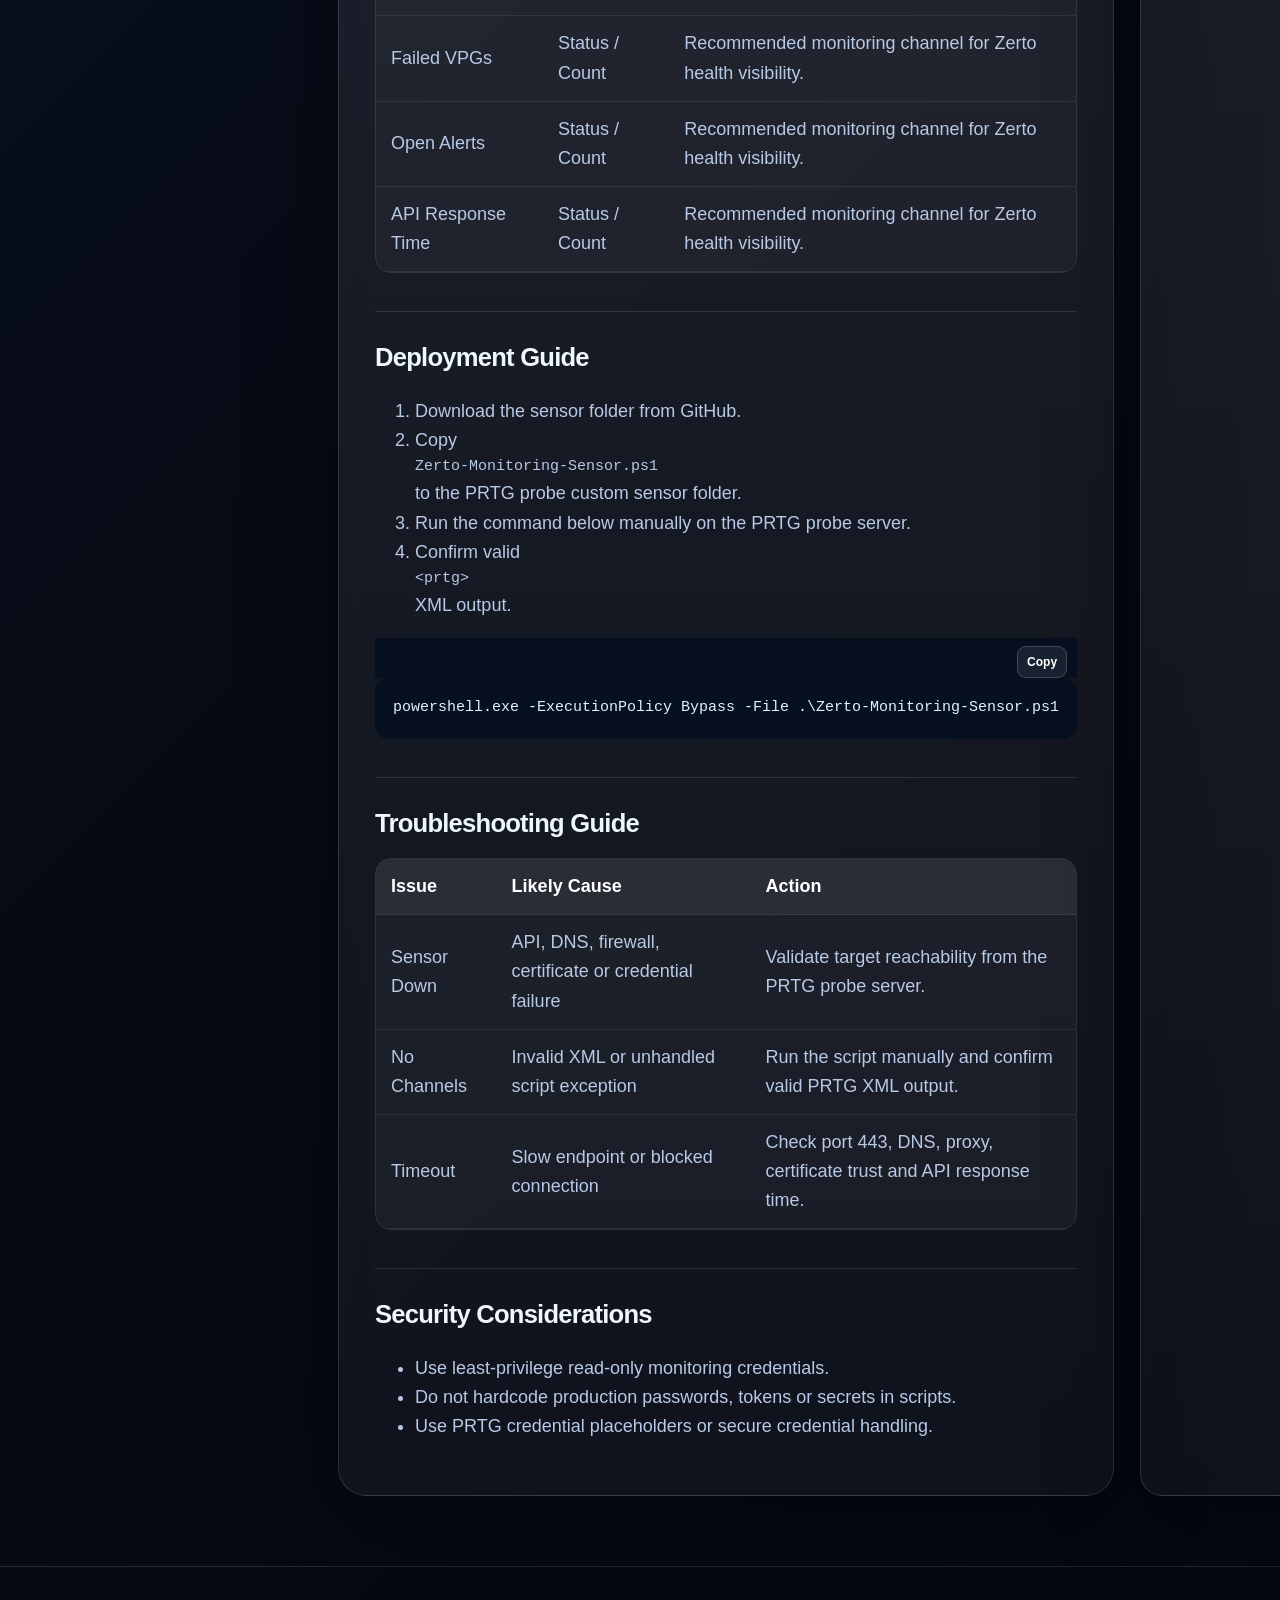
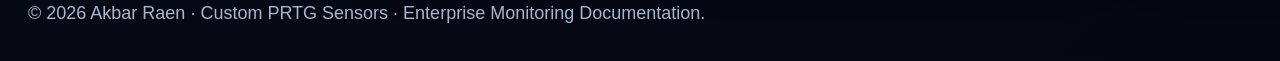
<file: PRTGSensors/Zerto-Sensor.html>
<!doctype html><html lang="en"><head><meta charset="utf-8"><meta name="viewport" content="width=device-width, initial-scale=1"><title>Zerto Protection Health Monitoring | PRTG Sensor Documentation</title><link rel="stylesheet" href="../assets/styles.css"></head><body><div id="progress-bar"></div><a class="skip" href="#main">Skip to content</a><header class="nav"><div class="container nav-inner"><a class="brand" href="../index.html"><span class="logo">PRTG</span><span><span class="brand-title">Custom PRTG Sensors</span><span class="brand-sub">Enterprise monitoring documentation</span></span></a><button class="mobile-btn" data-menu-button>Menu</button><nav class="menu" data-menu><a class="" href="../index.html">Home</a><a class="active" href="../PRTGSensors/index.html">Sensors</a><a href="https://github.com/akbarraen/Custom-PRTG-Sensor-Scripts">GitHub Repo</a><button class="theme-toggle" data-theme>Theme</button></nav></div></header><main id="main"><div class="container"><div class="breadcrumb"><a href="../index.html">Home</a> / <a href="index.html">PRTG Sensors</a> / Zerto</div><div class="docs-shell"><aside class="side-nav"><p class="side-title">Custom PRTG Sensors</p><div class="side-section">Sensor library</div><a href="index.html">Overview</a><a class="" href="HyperFlex-Sensor.html">HyperFlex</a><a class="" href="Nutanix-Sensor.html">Nutanix</a><a class="" href="SimpliVity-Sensor.html">SimpliVity</a><a class="" href="NSX-Alarms-Sensor.html">NSX-T</a><a class="" href="HCX-Sensor.html">HCX</a><a class="" href="VRMS-VMReplicationHealth-Sensor.html">VRMS</a><a class="active" href="Zerto-Sensor.html">Zerto</a><div class="side-section">Repository</div><a href="https://github.com/akbarraen/Custom-PRTG-Sensor-Scripts">GitHub source</a></aside><div class="doc-layout"><article class="doc reveal" style="--accent:var(--teal)"><span class="kicker">Zerto · PRTG Custom Sensor</span><h1><span class="gradient-text">Zerto Protection Health Monitoring</span></h1><p class="lead">Monitor Zerto platform health, VPG status, failed VPGs and open alerts through the Zerto API.</p><section id="overview"><h2>Solution Overview</h2><p>This page provides production-focused guidance for <strong>Zerto-Monitoring-Sensor.ps1</strong>. The sensor is designed for PRTG EXE/Script Advanced monitoring and structured XML channel output.</p><div class="callout"><strong>Recommended sensor type:</strong> EXE/Script Advanced for multi-channel PRTG XML output.</div></section><section id="capabilities"><h2>Key Capabilities</h2><ul><li>Real-time health monitoring from platform API data.</li><li>Multi-channel PRTG output for health, alerts and response visibility.</li><li>Designed for production monitoring workflows.</li><li>Clear deployment, troubleshooting and security guidance.</li></ul></section><section id="source"><h2>Source & Script Location</h2><p><strong>Script:</strong> <code>Zerto-Monitoring-Sensor.ps1</code></p><p><a class="btn" href="https://github.com/akbarraen/Custom-PRTG-Sensor-Scripts/tree/main/Zerto">Open script folder</a> <a class="btn secondary" href="index.html">Back to library</a></p></section><section id="channels"><h2>Monitoring Channels</h2><div class="table-wrap"><table><thead><tr><th>Channel</th><th>Unit</th><th>Description</th></tr></thead><tbody><tr><td>Zerto Health</td><td>Status / Count</td><td>Recommended monitoring channel for Zerto health visibility.</td></tr><tr><td>VPG Health</td><td>Status / Count</td><td>Recommended monitoring channel for Zerto health visibility.</td></tr><tr><td>Failed VPGs</td><td>Status / Count</td><td>Recommended monitoring channel for Zerto health visibility.</td></tr><tr><td>Open Alerts</td><td>Status / Count</td><td>Recommended monitoring channel for Zerto health visibility.</td></tr><tr><td>API Response Time</td><td>Status / Count</td><td>Recommended monitoring channel for Zerto health visibility.</td></tr></tbody></table></div></section><section id="deployment"><h2>Deployment Guide</h2><ol><li>Download the sensor folder from GitHub.</li><li>Copy <code>Zerto-Monitoring-Sensor.ps1</code> to the PRTG probe custom sensor folder.</li><li>Run the command below manually on the PRTG probe server.</li><li>Confirm valid <code>&lt;prtg&gt;</code> XML output.</li></ol><div class="copy-row"><button class="copy-btn" data-copy="#cmd-zerto">Copy</button></div><pre><code id="cmd-zerto">powershell.exe -ExecutionPolicy Bypass -File .\Zerto-Monitoring-Sensor.ps1</code></pre></section><section id="troubleshooting"><h2>Troubleshooting Guide</h2><div class="table-wrap"><table><thead><tr><th>Issue</th><th>Likely Cause</th><th>Action</th></tr></thead><tbody><tr><td>Sensor Down</td><td>API, DNS, firewall, certificate or credential failure</td><td>Validate target reachability from the PRTG probe server.</td></tr><tr><td>No Channels</td><td>Invalid XML or unhandled script exception</td><td>Run the script manually and confirm valid PRTG XML output.</td></tr><tr><td>Timeout</td><td>Slow endpoint or blocked connection</td><td>Check port 443, DNS, proxy, certificate trust and API response time.</td></tr></tbody></table></div></section><section id="security"><h2>Security Considerations</h2><ul><li>Use least-privilege read-only monitoring credentials.</li><li>Do not hardcode production passwords, tokens or secrets in scripts.</li><li>Use PRTG credential placeholders or secure credential handling.</li></ul></section></article><aside class="toc"><strong>On this page</strong><a href="#overview">Solution Overview</a><a href="#capabilities">Key Capabilities</a><a href="#source">Source & Script</a><a href="#channels">Monitoring Channels</a><a href="#deployment">Deployment Guide</a><a href="#troubleshooting">Troubleshooting</a><a href="#security">Security</a></aside></div></div></div></main><footer class="footer"><div class="container">© <span data-year></span> Akbar Raen · Custom PRTG Sensors · Enterprise Monitoring Documentation.</div></footer><script src="../assets/site.js"></script></body></html>
</file>
<file: assets/styles.css>
:root{--bg:#070b16;--text:#eef6ff;--muted:#a8b7cc;--line:rgba(255,255,255,.12);--brand:#38bdf8;--brand2:#22c55e;--cyan:#36d7ff;--blue:#60a5fa;--green:#4ade80;--violet:#a78bfa;--orange:#fb923c;--pink:#f472b6;--teal:#2dd4bf;--shadow:0 24px 90px rgba(0,0,0,.42);--nav:72px;--max:1280px;--fs-body:clamp(15px,.35vw + 14px,18px);--fs-lead:clamp(16px,.6vw + 14px,22px);--fs-h1:clamp(34px,5.4vw,76px);--fs-h2:clamp(24px,2vw,34px)}*{box-sizing:border-box}html{scroll-behavior:smooth;font-size:var(--fs-body)}body{margin:0;font-family:Inter,Segoe UI,Roboto,Arial,sans-serif;background:radial-gradient(circle at 15% 0%,rgba(56,189,248,.22),transparent 30%),linear-gradient(135deg,#08142a 0%,var(--bg) 50%,#050812 100%);color:var(--text);line-height:1.62;overflow-x:hidden}a{text-decoration:none;color:inherit}.container{max-width:var(--max);margin:auto;padding:0 clamp(16px,3vw,28px)}button,.btn,input,select{font:inherit}button,.btn{min-height:42px}input,select{font-size:16px}.skip{position:absolute;left:-9999px}.skip:focus{left:16px;top:12px;z-index:999;background:#fff;color:#000;padding:10px 14px;border-radius:12px}#progress-bar{position:fixed;top:0;left:0;height:3px;width:0;background:linear-gradient(90deg,var(--brand2),var(--brand));z-index:9999}.nav{position:sticky;top:0;z-index:80;background:rgba(5,9,19,.8);backdrop-filter:blur(20px);border-bottom:1px solid var(--line)}.nav-inner{height:var(--nav);display:flex;align-items:center;justify-content:space-between}.brand{display:flex;gap:13px;align-items:center}.logo{width:46px;height:46px;border-radius:15px;display:grid;place-items:center;background:linear-gradient(135deg,var(--brand),var(--brand2));color:#06111f;font-weight:950}.brand-title{display:block;font-weight:900}.brand-sub{display:block;color:var(--muted);font-size:clamp(12px,.25vw + 11px,14px);font-weight:650}.menu{display:flex;gap:8px;align-items:center}.menu a,.theme-toggle{padding:9px 13px;border-radius:999px;color:var(--muted);font-weight:800;border:1px solid transparent;background:transparent;cursor:pointer}.menu a:hover,.menu a.active,.theme-toggle:hover{background:rgba(255,255,255,.07);color:#fff;border-color:var(--line)}.mobile-btn{display:none;border:1px solid var(--line);background:rgba(255,255,255,.06);color:#fff;border-radius:12px;padding:9px 13px;font-weight:800}.hero{min-height:calc(100vh - var(--nav));display:grid;align-items:center;padding:clamp(42px,7vw,76px) 0}.hero-grid{display:grid;grid-template-columns:1.05fr .95fr;gap:clamp(28px,5vw,56px);align-items:center}.kicker,.chip{display:inline-flex;align-items:center;border:1px solid rgba(56,189,248,.28);background:rgba(56,189,248,.11);color:#c8f2ff;border-radius:999px;padding:7px 12px;font-weight:900;font-size:clamp(12px,.22vw + 11px,14px)}h1{font-size:var(--fs-h1);line-height:1.02;margin:18px 0;letter-spacing:-.06em}.gradient-text{background:linear-gradient(90deg,#fff,#c7e7ff 38%,#8ebcff 70%,#baffef);-webkit-background-clip:text;background-clip:text;color:transparent}.lead{font-size:var(--fs-lead);color:#b8c9e4;max-width:760px}.hero-actions,.actions{display:flex;flex-wrap:wrap;gap:14px;margin-top:24px}.btn{display:inline-flex;align-items:center;justify-content:center;gap:9px;padding:11px 16px;border-radius:14px;border:1px solid transparent;background:linear-gradient(135deg,var(--brand),#60a5fa);color:#031225;font-weight:950;box-shadow:0 18px 42px rgba(56,189,248,.18);transition:.22s}.btn:hover{transform:translateY(-2px)}.btn.secondary{background:rgba(255,255,255,.06);color:#fff;border-color:var(--line);box-shadow:none}.btn.ghost{background:transparent;color:#d8e9ff;border-color:var(--line)}.metrics{display:grid;grid-template-columns:repeat(3,1fr);gap:14px;margin-top:30px}.metric,.panel,.sensor-card,.doc,.toc,.side-nav{border:1px solid var(--line);background:linear-gradient(180deg,rgba(255,255,255,.105),rgba(255,255,255,.045));box-shadow:var(--shadow);backdrop-filter:blur(16px)}.metric{padding:18px;border-radius:20px}.metric b{font-size:clamp(24px,2vw,34px);display:block}.metric span,.sub{color:var(--muted)}.panel{border-radius:28px;overflow:hidden}.monitor{padding:20px}.window{background:#06101f;border:1px solid rgba(120,170,255,.22);border-radius:20px;overflow:hidden}.winbar{height:38px;background:#101a2e;display:flex;gap:8px;align-items:center;padding:0 14px}.dot{width:11px;height:11px;border-radius:50%;background:#ef4444}.dot:nth-child(2){background:#f59e0b}.dot:nth-child(3){background:#22c55e}pre{position:relative;margin:0;padding:18px;overflow:auto;background:#06101f;color:#ddf3ff;border-radius:14px;padding-right:18px}code{font-family:Cascadia Code,Consolas,Monaco,monospace;font-size:clamp(12px,.35vw + 11px,15px);white-space:pre;display:block}.copy-row{display:flex;justify-content:flex-end;background:#06101f;padding:8px 10px 0}.copy-btn{min-height:32px;border:1px solid rgba(255,255,255,.18);background:rgba(255,255,255,.08);color:#fff;border-radius:9px;padding:4px 9px;font-size:12px;font-weight:850;cursor:pointer}.copy-btn.copied{background:rgba(34,197,94,.22);border-color:rgba(34,197,94,.5)}.section{padding:clamp(44px,6vw,72px) 0}.section-head{display:flex;align-items:end;justify-content:space-between;gap:24px;margin-bottom:24px}.section h2,.listing h1{font-size:clamp(30px,4vw,54px);line-height:1.05;letter-spacing:-.045em;margin:0}.toolbar{display:flex;gap:12px;flex-wrap:wrap;margin:22px 0}.search{flex:1;min-width:270px;padding:14px 16px;border-radius:15px;border:1px solid var(--line);background:rgba(255,255,255,.06);color:#fff;outline:none}.select{padding:14px 16px;border-radius:15px;border:1px solid var(--line);background:#111b31;color:#fff}.grid{display:grid;gap:22px}.cols-2{grid-template-columns:repeat(2,1fr)}.sensor-card{position:relative;display:flex;flex-direction:column;min-height:330px;padding:24px;border-radius:24px;overflow:hidden;transition:.22s}.sensor-card:before{content:"";position:absolute;inset:-1px;background:radial-gradient(circle at 15% 0%,var(--accent),transparent 40%);opacity:.14;pointer-events:none}.sensor-card:hover{transform:translateY(-6px) scale(1.01);border-color:rgba(90,190,255,.36)}.sensor-card h3{font-size:clamp(20px,1vw + 17px,25px);margin:16px 0 8px;letter-spacing:-.02em}.sensor-card p,.doc p,.doc li,td{color:#b8c9e6}.icon{width:52px;height:52px;border-radius:17px;display:grid;place-items:center;background:linear-gradient(135deg,var(--accent),rgba(255,255,255,.12));color:#031225;font-weight:950}.chips{display:flex;gap:8px;flex-wrap:wrap;margin:16px 0}.chip{font-size:12px;padding:6px 10px;color:#e6f1ff;background:rgba(255,255,255,.065);border-color:var(--line)}.breadcrumb{padding:35px 0 12px;color:var(--muted)}.breadcrumb a{color:#e5f3ff}.docs-shell{display:grid;grid-template-columns:280px 1fr;gap:30px;align-items:start;padding-bottom:70px}.side-nav,.toc{position:sticky;top:calc(var(--nav) + 20px);border-radius:22px;padding:18px}.side-title{font-weight:950;margin:0 0 12px}.side-section{font-size:12px;text-transform:uppercase;letter-spacing:.08em;color:var(--muted);font-weight:900;margin:18px 0 8px}.side-nav a,.toc a{display:block;padding:9px 11px;border-radius:11px;color:var(--muted);font-weight:750}.side-nav a:hover,.side-nav a.active,.toc a:hover{background:rgba(255,255,255,.075);color:#fff}.doc-layout{display:grid;grid-template-columns:1fr 220px;gap:26px}.doc{border-radius:28px;padding:clamp(22px,3vw,36px)}.doc h1{font-size:clamp(32px,4.8vw,62px)}.doc h2{font-size:var(--fs-h2);margin:38px 0 14px;padding-top:25px;border-top:1px solid var(--line);letter-spacing:-.03em}.callout{border:1px solid rgba(56,189,248,.25);background:rgba(56,189,248,.08);border-radius:17px;padding:16px;margin:16px 0}.table-wrap{overflow:auto;border:1px solid var(--line);border-radius:16px}table{width:100%;border-collapse:collapse;background:rgba(255,255,255,.035)}th,td{padding:13px 15px;text-align:left;border-bottom:1px solid rgba(255,255,255,.08)}th{background:rgba(255,255,255,.06);color:#fff}.footer{border-top:1px solid var(--line);padding:32px 0;color:var(--muted)}.reveal{opacity:0;transform:translateY(18px);transition:.55s}.reveal.in{opacity:1;transform:none}
html.light{--bg:#f4f7fb;--text:#0b1b2b;--muted:#4b5e73;--line:rgba(11,27,43,.14);--shadow:0 18px 48px rgba(15,35,70,.12)}html.light body{background:linear-gradient(180deg,#f4f7fb,#fff);color:var(--text)}html.light .nav{background:rgba(255,255,255,.96)}html.light .sensor-card,html.light .doc,html.light .panel,html.light .toc,html.light .metric,html.light .side-nav{background:#fff;border-color:var(--line);color:var(--text)}html.light h1,html.light h2,html.light h3,html.light .brand-title,html.light .side-title,html.light .toc strong{color:#0b1b2b}html.light p,html.light li,html.light .lead,html.light .sub,html.light .brand-sub,html.light .menu a,html.light .doc p,html.light .doc li,html.light .sensor-card p,html.light td,html.light .toc a,html.light .side-nav a,html.light .breadcrumb{color:#4b5e73}html.light .breadcrumb a{color:#075985}html.light .kicker,html.light .chip{color:#075985;background:#e8f7ff;border-color:#b8e7ff}html.light .gradient-text{background:linear-gradient(90deg,#0b1b2b,#075985,#0078ff);-webkit-background-clip:text;background-clip:text;color:transparent}html.light .btn{background:linear-gradient(135deg,#0078ff,#00a8ff);color:#fff}html.light .btn.secondary,html.light .btn.ghost{background:#eef3f8;color:#0b1b2b;border-color:#d7e0ea}html.light .search,html.light .select{background:#fff;color:#0b1b2b;border-color:#d7e0ea}html.light .window,html.light pre,html.light .copy-row{background:#0b1220;color:#e7f6ff}html.light .copy-btn{background:#e8f1fb;color:#0b1b2b;border-color:#cbd8e6}html.light .side-nav a:hover,html.light .side-nav a.active,html.light .toc a:hover,html.light .menu a:hover,html.light .menu a.active,html.light .theme-toggle:hover{background:#eef3f8;color:#0b1b2b}html.light th{color:#0b1b2b;background:#f2f6fb}
@media(max-width:1024px){.hero-grid,.docs-shell,.doc-layout,.cols-2{grid-template-columns:1fr}.side-nav,.toc{position:relative;top:0}.section-head{align-items:start;flex-direction:column}.metrics{grid-template-columns:1fr}.hero{min-height:auto}.menu{display:none;position:absolute;top:var(--nav);left:16px;right:16px;flex-direction:column;align-items:stretch;background:rgba(7,11,22,.98);border:1px solid var(--line);border-radius:18px;padding:12px}.menu.open{display:flex}.mobile-btn{display:inline-flex}.sensor-card{padding:19px}.section{padding:44px 0}html.light .menu{background:#fff}}
@media(max-width:600px){:root{--nav:66px}.container{padding:0 16px}.brand-sub{display:none}.logo{width:40px;height:40px}.toolbar{display:block}.search,.select{width:100%;margin-bottom:10px}.hero-actions,.actions{display:grid}.btn{width:100%}.doc h1{font-size:32px}.doc h2{font-size:23px}pre{padding:14px}.copy-row{justify-content:flex-start}.side-nav{max-height:260px;overflow:auto}}
</file>
